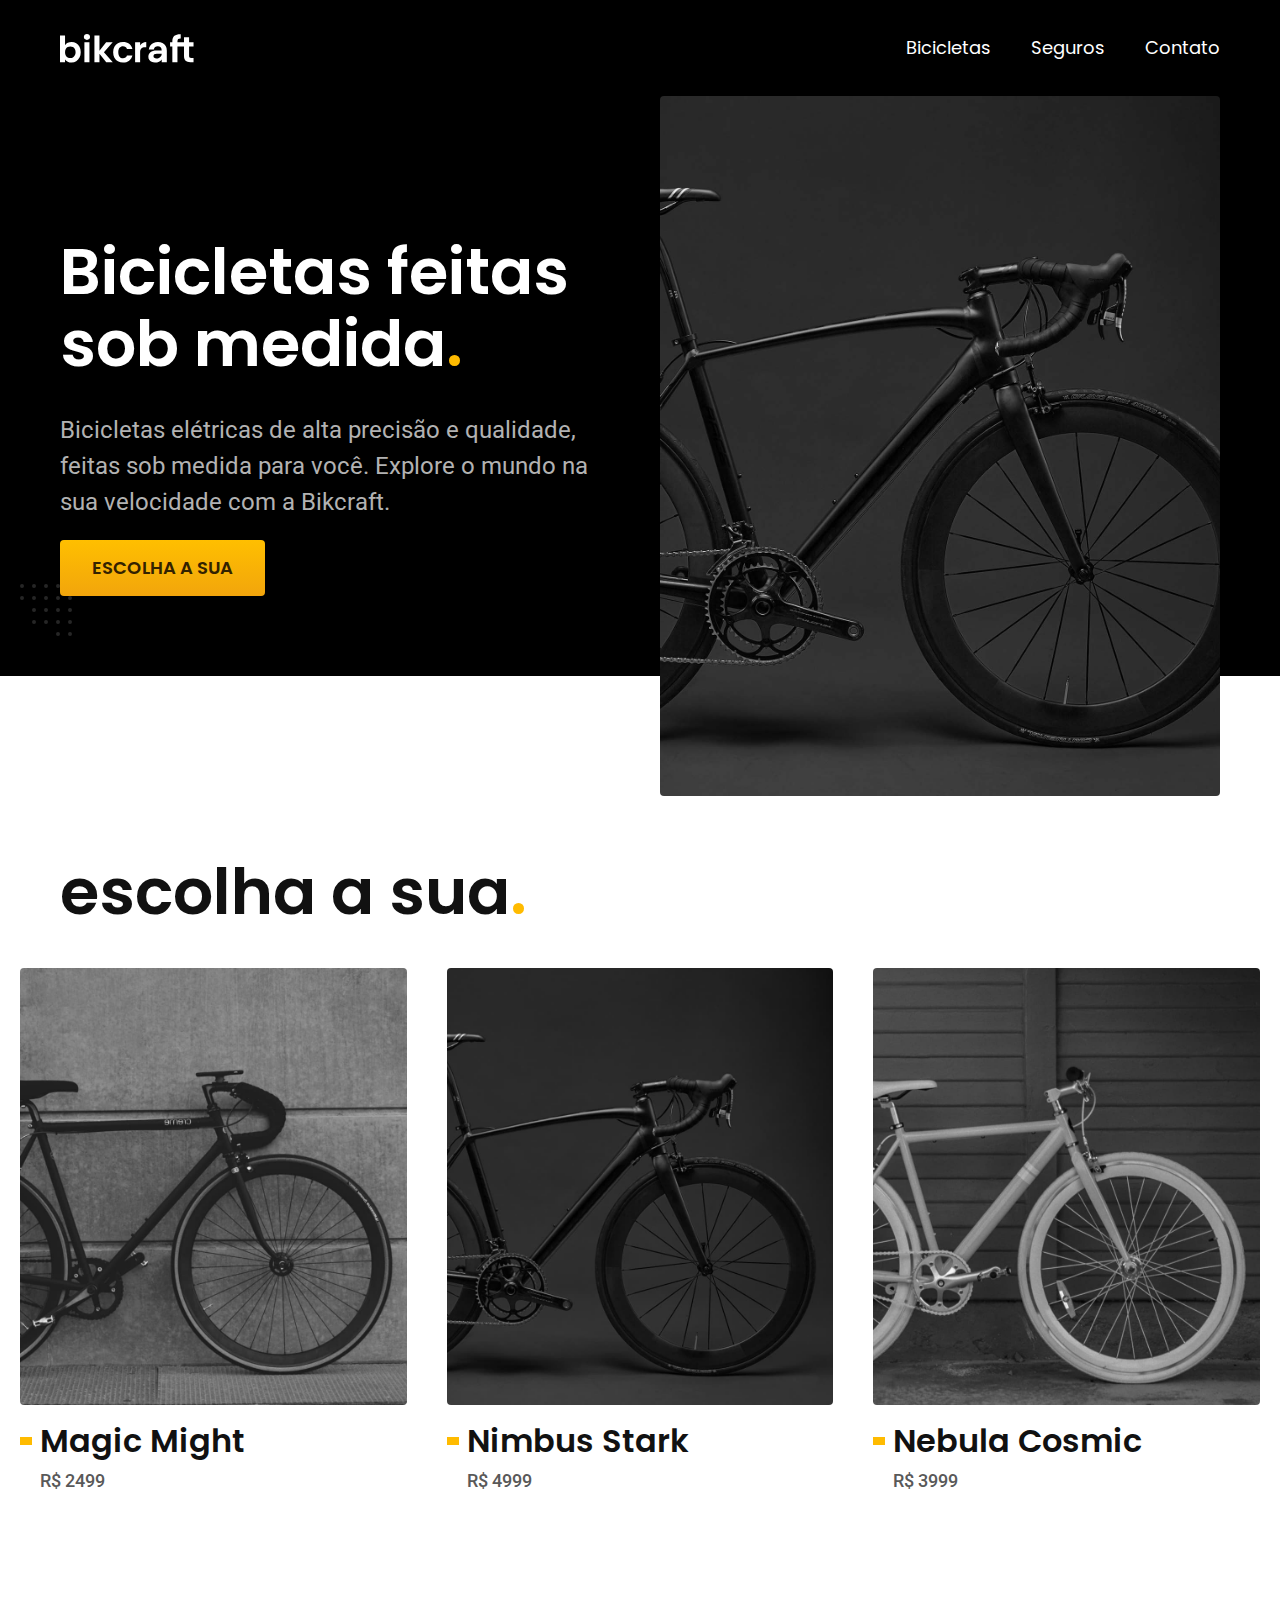
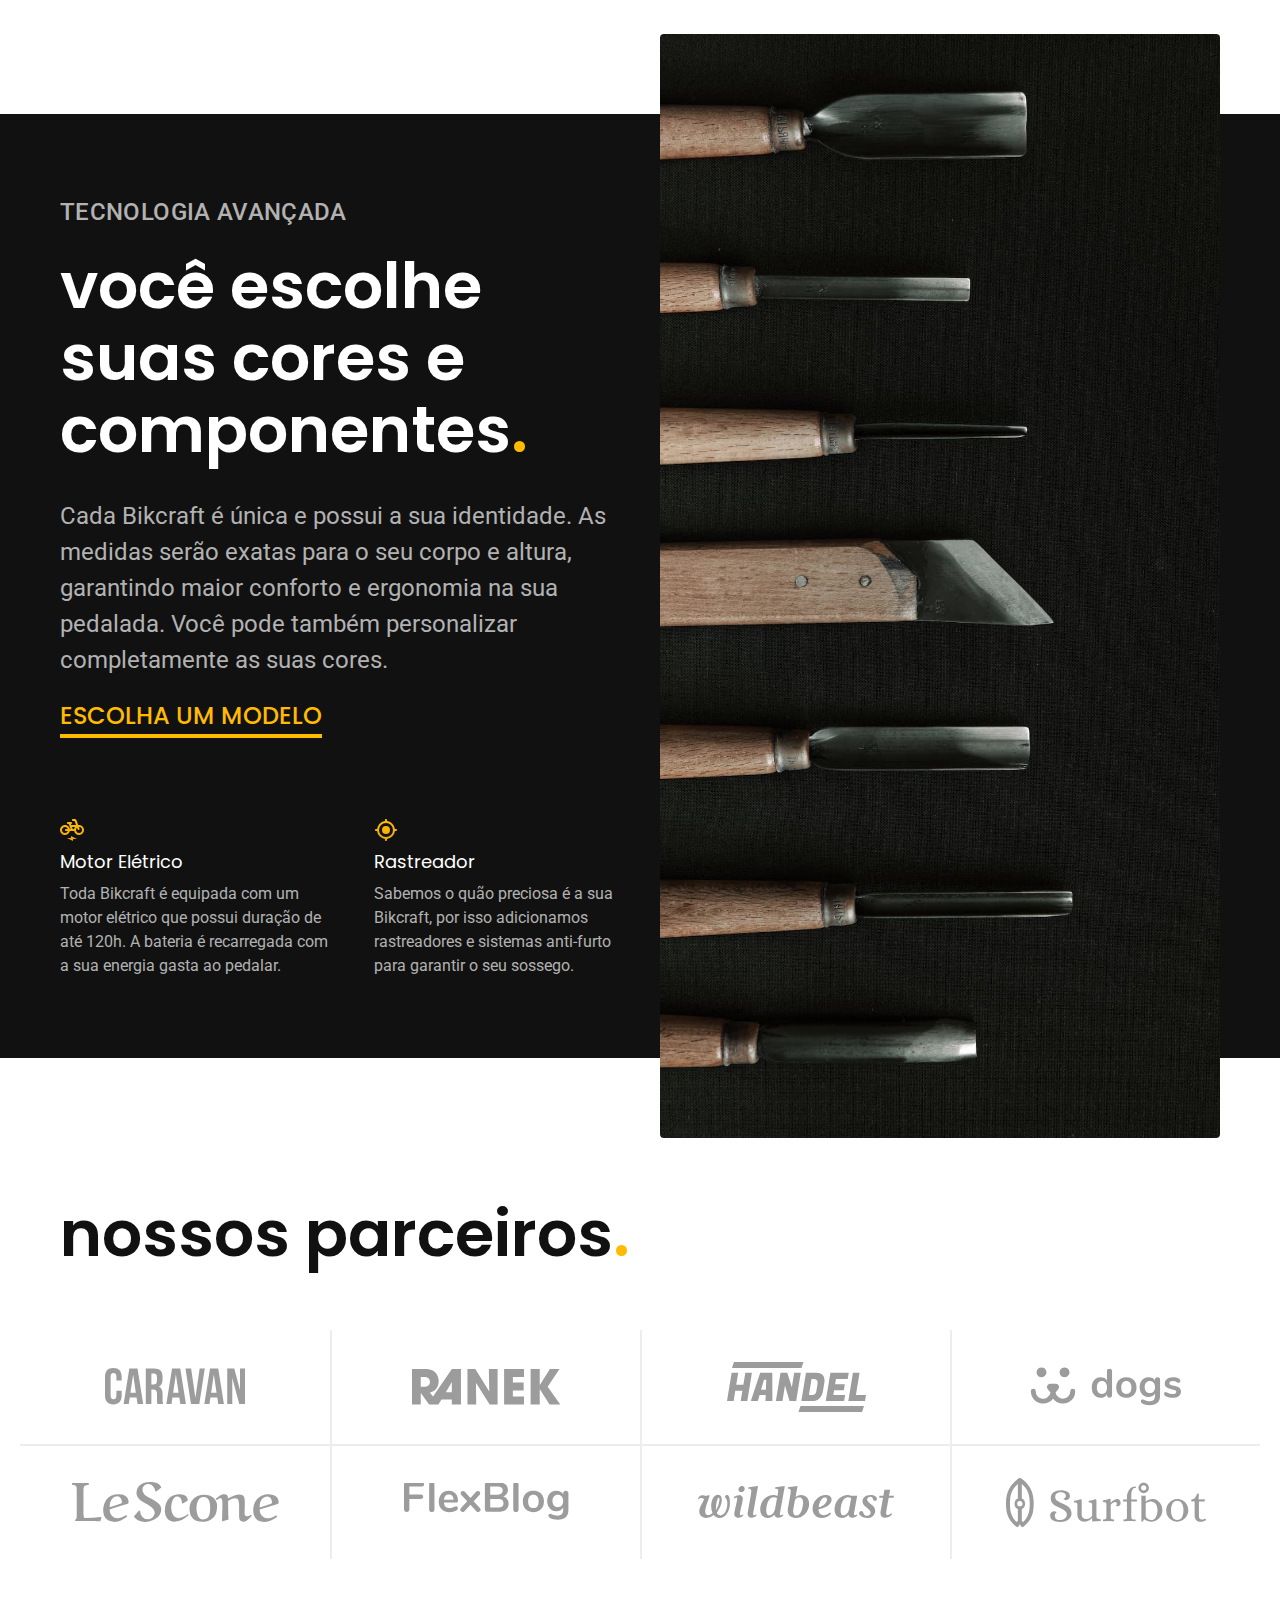
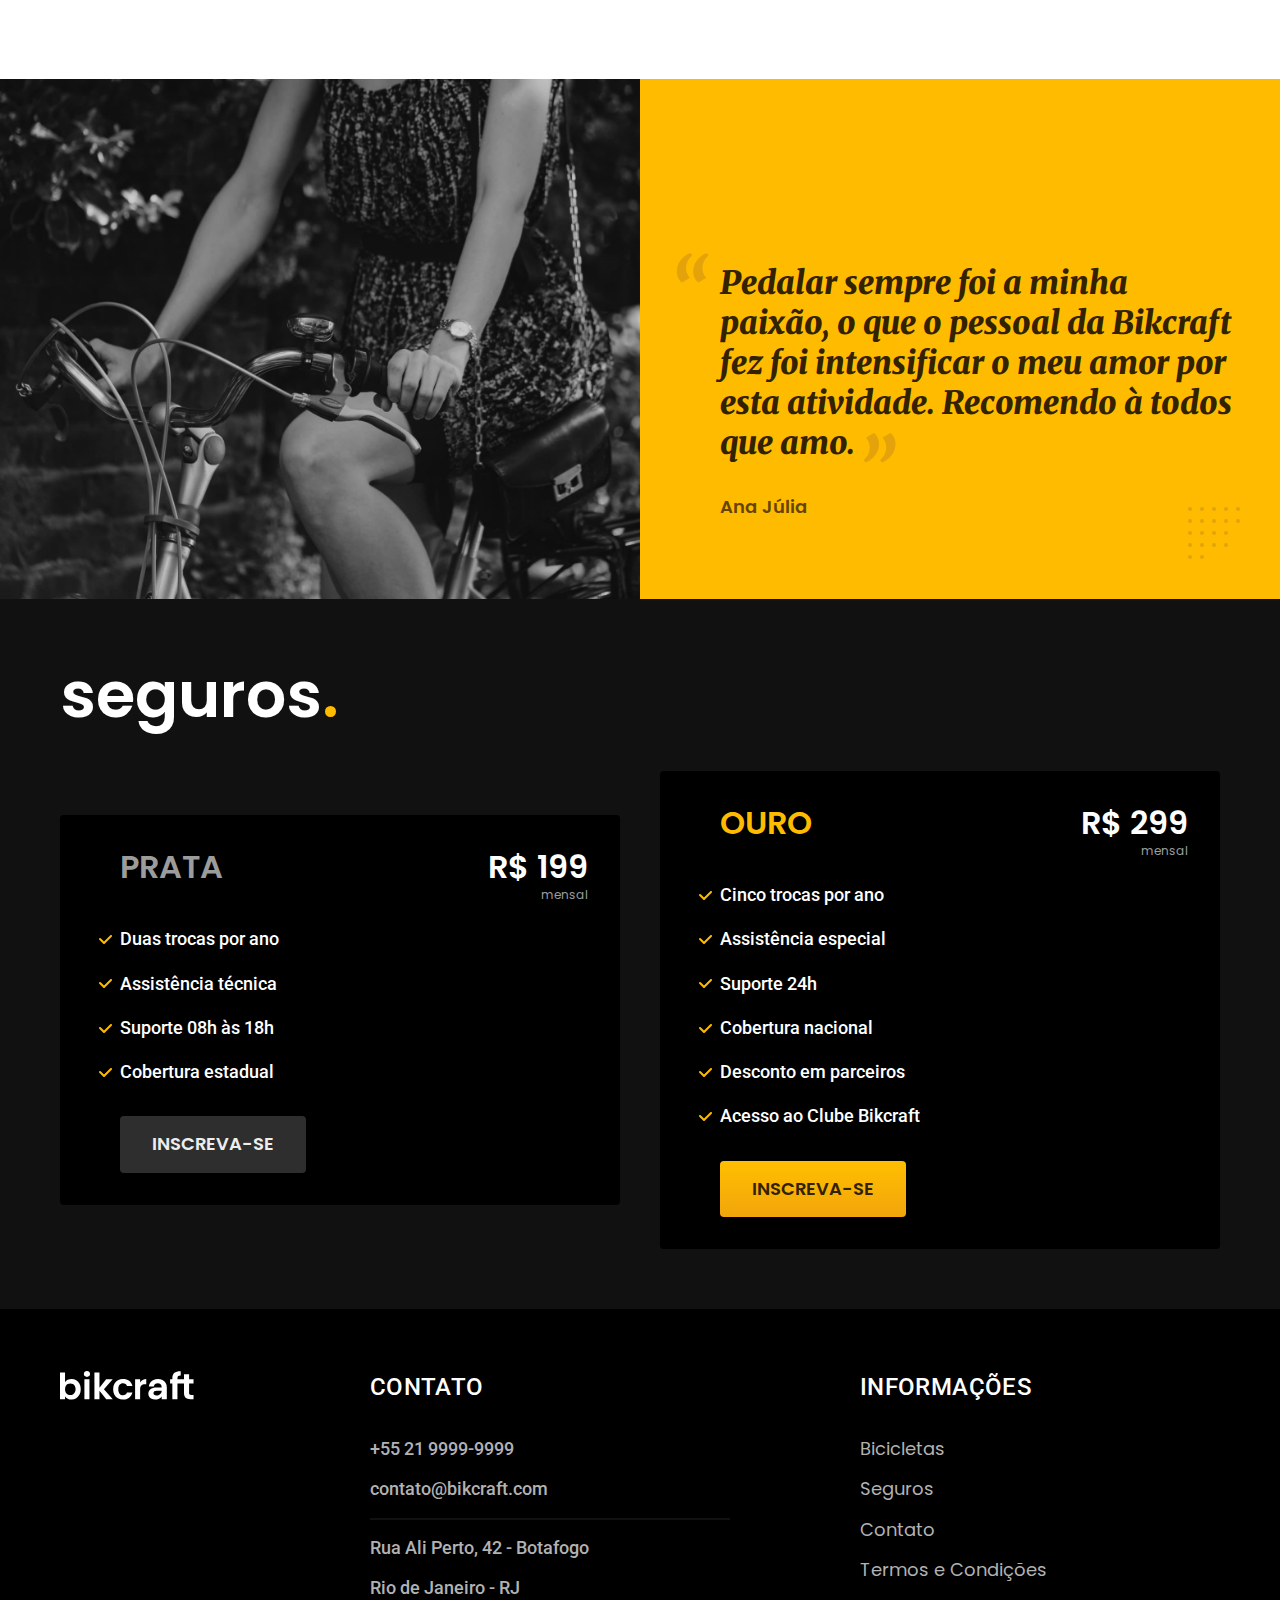
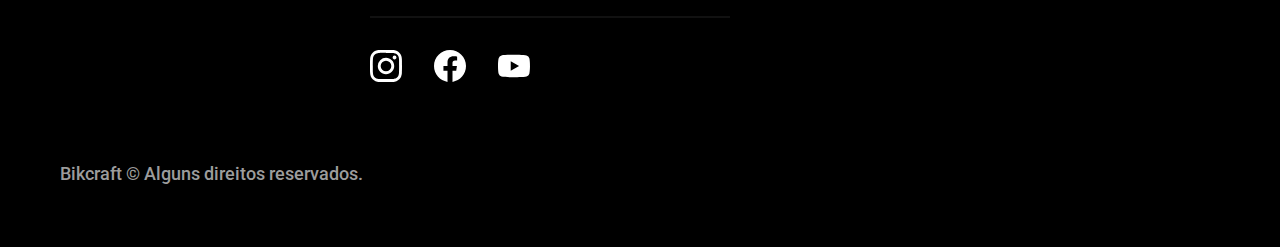
<file: index.html>
<!DOCTYPE html>
<html lang="pt-br">
  <head>
    <meta charset="UTF-8" />
    <meta name="viewport" content="width=device-width, initial-scale=1.0" />
    <link rel="shortcut icon" href="img/sustentavel.png" />

    <title>Bikcraft - Bicicletas Elétricas</title>
    <meta
      name="description"
      content="Bicicletas elétricas de alta precisão e qualidade,  feitas sob medida para o cliente. Explore o mundo na sua velocidade com a Bikcraft."
    />
    <link rel="preload" href="./css/style.min.css" as="style" />

    <link rel="stylesheet" href="./css/style.min.css" />
    <link rel="preconnect" href="https://fonts.googleapis.com" />
    <link rel="preconnect" href="https://fonts.gstatic.com" crossorigin />
    <link
      href="https://fonts.googleapis.com/css2?family=Merriweather:ital,wght@1,900&family=Poppins:wght@400;600&family=Roboto:wght@400;500&display=swap"
      rel="stylesheet"
    />

    <script>
      document.documentElement.classList.add("js");
    </script>
  </head>

  <body>
    <header class="header-bg">
      <div class="header container">
        <a href="./">
          <img
            src="./img/bikcraft.svg"
            width="136"
            height="32"
            alt="Bikcraft"
          />
        </a>

        <nav aria-label="primaria">
          <ul class="header-menu font-1-m cor-0">
            <li><a href="./bicicletas.html">Bicicletas</a></li>
            <li><a href="./seguros.html">Seguros</a></li>
            <li><a href="./contato.html">Contato</a></li>
          </ul>
        </nav>
      </div>
    </header>

    <main class="introducao-bg">
      <div class="introducao container">
        <div class="introducao-conteudo">
          <h1 class="font-1-xxl cor-0 fadeInDown" data-anime="200">
            Bicicletas feitas sob medida<span class="cor-p1">.</span>
          </h1>
          <p class="font-2-l cor-5 fadeInDown" data-anime="400">
            Bicicletas elétricas de alta precisão e qualidade, feitas sob medida
            para você. Explore o mundo na sua velocidade com a Bikcraft.
          </p>
          <a class="botao fadeInDown" data-anime="600" href="./bicicletas.html"
            >Escolha a sua</a
          >
        </div>
        <picture data-anime="800" class="fadeInDown">
          <source
            media="max-width: 800px"
            srcset="./img/bicicletas/nimbus.jpg" />
          <img
            src="./img/fotos/introducao.jpg"
            width="1280"
            height="1600"
            alt="Bicicleta elétrica preta."
        /></picture>
      </div>
    </main>

    <article class="bicicletas-lista">
      <h2 class="container font-1-xxl">
        escolha a sua<span class="cor-p1">.</span>
      </h2>

      <ul>
        <li>
          <a href="./bicicletas/magic.html">
            <img
              src="./img/bicicletas/magic-home.jpg"
              alt="Bicicleta preta"
              width="920"
              height="1040"
            />
            <h3 class="font-1-xl">Magic Might</h3>
            <span class="font-2-m cor-8">R$ 2499</span>
          </a>
        </li>
        <li>
          <a href="./bicicletas/nimbus.html">
            <img
              src="./img/bicicletas/nimbus-home.jpg"
              alt="Bicicleta preta"
              width="920"
              height="1040"
            />
            <h3 class="font-1-xl">Nimbus Stark</h3>
            <span class="font-2-m cor-8">R$ 4999</span>
          </a>
        </li>
        <li>
          <a href="./bicicletas/nebula.html">
            <img
              src="./img/bicicletas/nebula-home.jpg"
              alt="Bicicleta preta"
              width="920"
              height="1040"
            />
            <h3 class="font-1-xl">Nebula Cosmic</h3>
            <span class="font-2-m cor-8">R$ 3999</span>
          </a>
        </li>
      </ul>
    </article>

    <article class="tecnologia-bg">
      <div class="tecnologia container">
        <div class="tecnologia-conteudo">
          <span class="font-2-l-b cor-5">Tecnologia Avançada</span>
          <h2 class="font-1-xxl cor-0">
            você escolhe suas cores e componentes<span class="cor-p1">.</span>
          </h2>
          <p class="font-2-l cor-5">
            Cada Bikcraft é única e possui a sua identidade. As medidas serão
            exatas para o seu corpo e altura, garantindo maior conforto e
            ergonomia na sua pedalada. Você pode também personalizar
            completamente as suas cores.
          </p>
          <a class="link" href="./bicicletas.html">Escolha um modelo</a>
          <div class="tecnologia-vantagens">
            <div>
              <img
                src="./img/icones/eletrica.svg"
                width="24"
                height="24"
                alt=""
              />
              <h3 class="font-1-m cor-0">Motor Elétrico</h3>
              <p class="font-2-s cor-5">
                Toda Bikcraft é equipada com um motor elétrico que possui
                duração de até 120h. A bateria é recarregada com a sua energia
                gasta ao pedalar.
              </p>
            </div>
            <div>
              <img
                src="./img/icones/rastreador.svg"
                width="24"
                height="24"
                alt=""
              />
              <h3 class="font-1-m cor-0">Rastreador</h3>
              <p class="font-2-s cor-5">
                Sabemos o quão preciosa é a sua Bikcraft, por isso adicionamos
                rastreadores e sistemas anti-furto para garantir o seu sossego.
              </p>
            </div>
          </div>
        </div>
        <div class="tecnologia-imagem">
          <img
            src="./img/fotos/tecnologia.jpg"
            width="1200"
            height="1920"
            alt=""
          />
        </div>
      </div>
    </article>

    <section class="parceiros" aria-label="Nossos Parceiros">
      <h2 class="container font-1-xxl">
        nossos parceiros<span class="cor-p1">.</span>
      </h2>
      <ul>
        <li>
          <img
            src="./img/parceiros/caravan.svg"
            width="140"
            height="38"
            alt="caravan"
          />
        </li>
        <li>
          <img
            src="./img/parceiros/ranek.svg"
            width="149"
            height="36"
            alt="ranek"
          />
        </li>
        <li>
          <img
            src="./img/parceiros/handel.svg"
            width="139"
            height="50"
            alt="handel"
          />
        </li>
        <li>
          <img
            src="./img/parceiros/dogs.svg"
            width="152"
            height="39"
            alt="dogs"
          />
        </li>
        <li>
          <img
            src="./img/parceiros/lescone.svg"
            width="208"
            height="41"
            alt="lescone"
          />
        </li>
        <li>
          <img
            src="./img/parceiros/flexblog.svg"
            width="165"
            height="38"
            alt="flexblog"
          />
        </li>
        <li>
          <img
            src="./img/parceiros/wildbeast.svg"
            width="196"
            height="34"
            alt="wildbeast"
          />
        </li>
        <li>
          <img
            src="./img/parceiros/surfbot.svg"
            width="200"
            height="49"
            alt="surfbot"
          />
        </li>
      </ul>
    </section>
    <section class="depoimento" aria-label="Depoimento">
      <div>
        <img
          src="./img/fotos/depoimento.jpg"
          width="1560"
          height="1360"
          alt="Pessoa pedalando uma bicicleta Bikcraft"
        />
      </div>
      <div class="depoimento-conteudo">
        <blockquote class="font-1-xl cor-p5">
          <p>
            Pedalar sempre foi a minha paixão, o que o pessoal da Bikcraft fez
            foi intensificar o meu amor por esta atividade. Recomendo à todos
            que amo.
          </p>
        </blockquote>
        <span class="font-1-m-b cor-p4">Ana Júlia</span>
      </div>
    </section>

    <article class="seguros-bg">
      <div class="seguros container">
        <h2 class="font-1-xxl cor-0">seguros<span class="cor-p1">.</span></h2>
        <div class="seguros-item">
          <h3 class="font-1-xl cor-6">PRATA</h3>
          <span class="font-1-xl cor-0"
            >R$ 199 <span class="font-1-xs cor-6">mensal</span>
          </span>
          <ul class="font-2-m cor-0">
            <li>Duas trocas por ano</li>
            <li>Assistência técnica</li>
            <li>Suporte 08h às 18h</li>
            <li>Cobertura estadual</li>
          </ul>
          <a class="botao secundario" href="./orçamento.html">Inscreva-se</a>
        </div>

        <div class="seguros-item">
          <h3 class="font-1-xl cor-p1">OURO</h3>
          <span class="font-1-xl cor-0"
            >R$ 299 <span class="font-1-xs cor-6">mensal</span>
          </span>
          <ul class="font-2-m cor-0">
            <li>Cinco trocas por ano</li>
            <li>Assistência especial</li>
            <li>Suporte 24h</li>
            <li>Cobertura nacional</li>
            <li>Desconto em parceiros</li>
            <li>Acesso ao Clube Bikcraft</li>
          </ul>
          <a class="botao" href="./orçamento.html">Inscreva-se</a>
        </div>
      </div>
    </article>

    <footer class="footer-bg">
      <div class="footer container">
        <img src="./img/bikcraft.svg" width="136" height="32" alt="Bikcraft" />
        <div class="footer-contato">
          <h3 class="font-2-l-b cor-0">Contato</h3>
          <ul class="font-2-m cor-5">
            <li><a href="tel..+552199999999">+55 21 9999-9999</a></li>
            <li>
              <a href="mailto:contato@bikcraft.com">contato@bikcraft.com</a>
            </li>
            <li>Rua Ali Perto, 42 - Botafogo</li>
            <li>Rio de Janeiro - RJ</li>
          </ul>
          <div class="footer-redes">
            <a href="./">
              <img
                src="./img/redes/instagram.svg"
                width="32"
                height="32"
                alt="Instagram"
              />
            </a>
            <a href="./">
              <img
                src="./img/redes/facebook.svg"
                width="32"
                height="32"
                alt="Facebook"
              />
            </a>
            <a href="./">
              <img
                src="./img/redes/youtube.svg"
                width="32"
                height="32"
                alt="Youtube"
              />
            </a>
          </div>
        </div>
        <div class="footer-informacoes">
          <h3 class="font-2-l-b cor-0">Informações</h3>
          <nav>
            <ul class="font-1-m cor-5">
              <li><a href="./bicicletas.html">Bicicletas</a></li>
              <li><a href="./seguros.html">Seguros</a></li>
              <li><a href="./contato.html">Contato</a></li>
              <li><a href="./termos.html">Termos e Condições</a></li>
            </ul>
          </nav>
        </div>
        <p class="footer-copy font-2-m cor-6">
          Bikcraft © Alguns direitos reservados.
        </p>
      </div>
    </footer>

    <script src="./js/plugins/simple-anime.js"></script>
    <script src="./js/script.js"></script>
  </body>
</html>
</file>
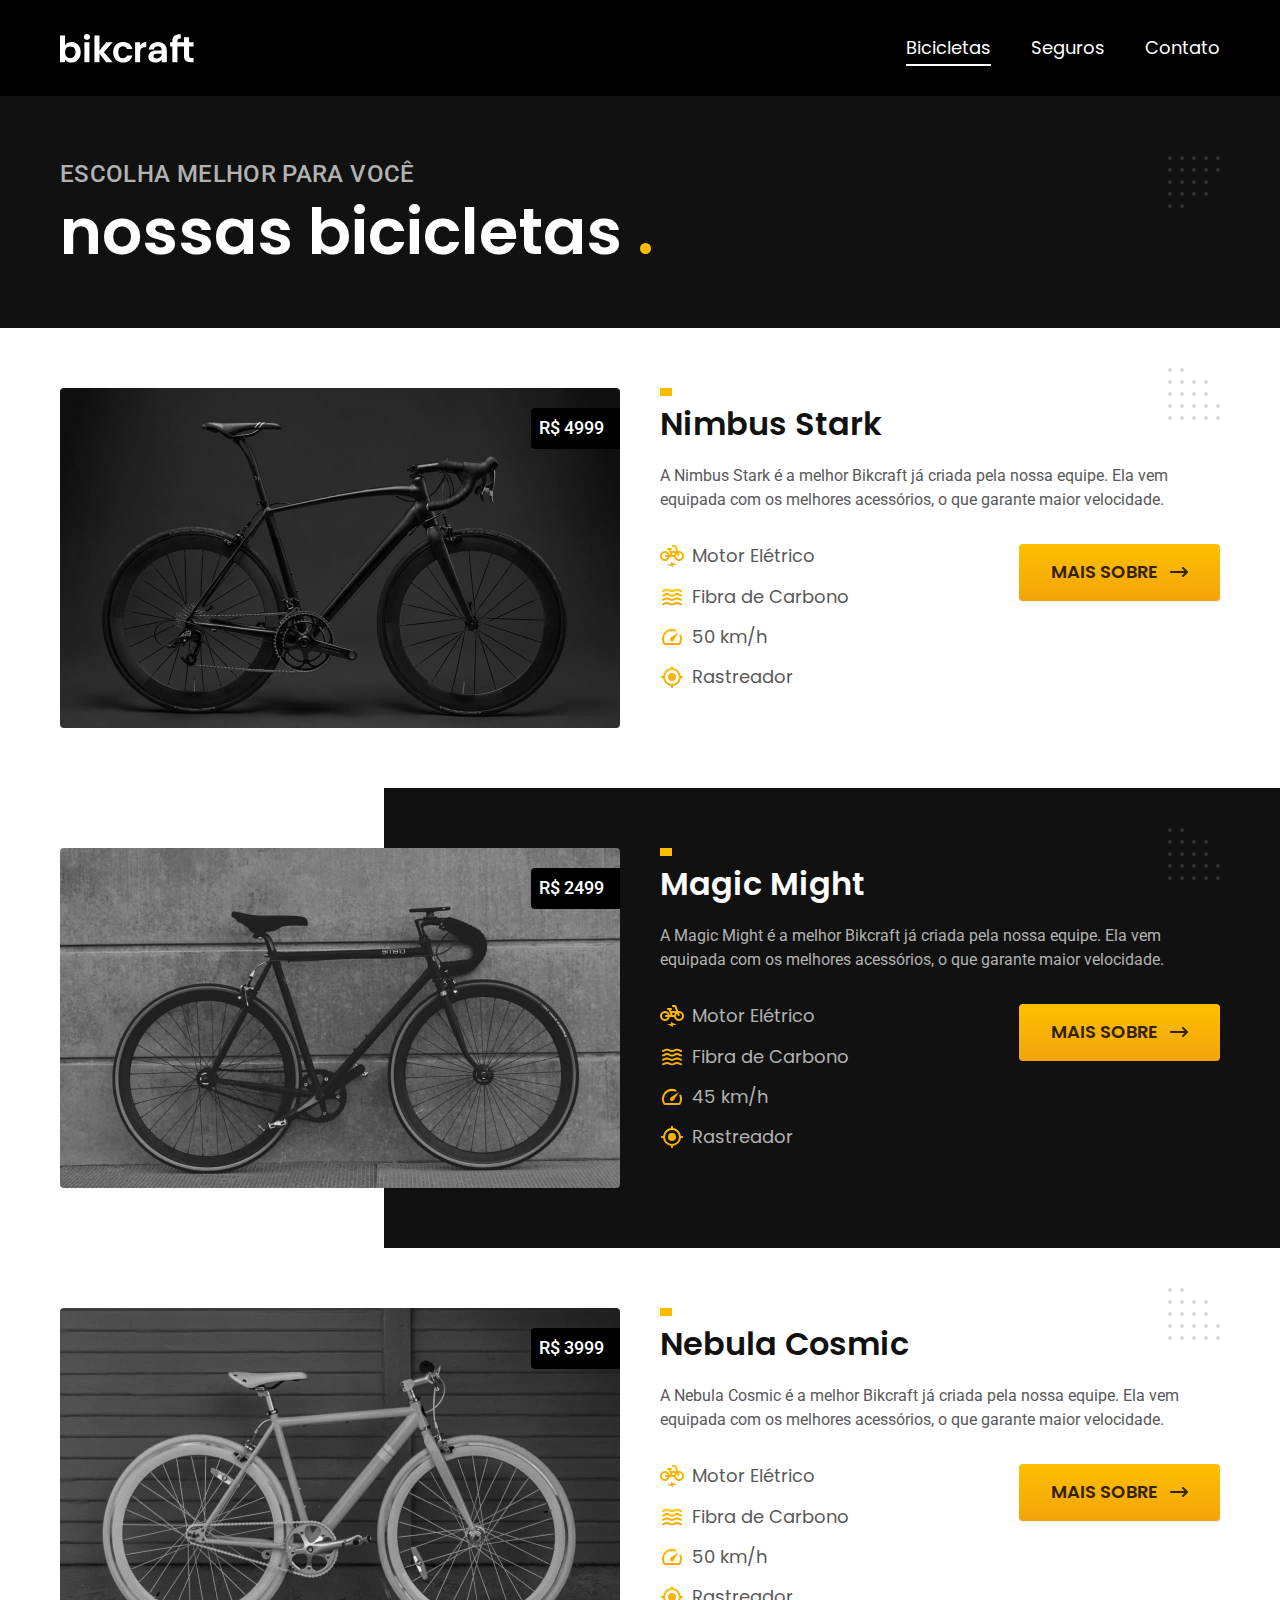
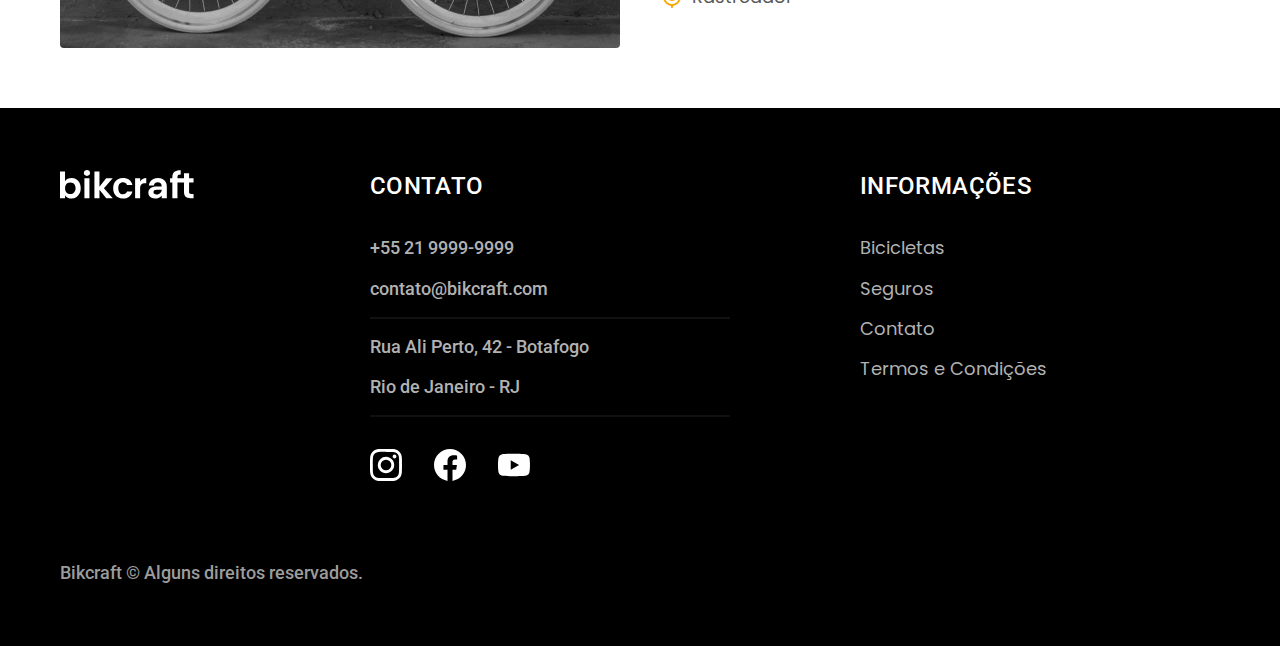
<file: bicicletas.html>
<!DOCTYPE html>
<html lang="pt-br">
  <head>
    <meta charset="UTF-8" />
    <meta name="viewport" content="width=device-width, initial-scale=1.0" />
    <link rel="shortcut icon" href="img/sustentavel.png" />

    <title>Bicicletas | Bikcraft</title>
    <meta name="description" content="Bicicletas" />

    <link rel="preload" href="./css/style.min.css" as="style" />
    <link rel="stylesheet" href="./css/style.min.css" />
    <link rel="preconnect" href="https://fonts.googleapis.com" />
    <link rel="preconnect" href="https://fonts.gstatic.com" crossorigin />
    <link
      href="https://fonts.googleapis.com/css2?family=Merriweather:ital,wght@1,900&family=Poppins:wght@400;600&family=Roboto:wght@400;500&display=swap"
      rel="stylesheet"
    />
    <script>
      document.documentElement.classList.add("js");
    </script>
  </head>

  <body id="bicicletas">
    <header class="header-bg">
      <div class="header container">
        <a href="./">
          <img
            src="./img/bikcraft.svg"
            width="136"
            height="32"
            alt="Bikcraft"
          />
        </a>

        <nav aria-label="primaria">
          <ul class="header-menu font-1-m cor-0">
            <li><a href="./bicicletas.html">Bicicletas</a></li>
            <li><a href="./seguros.html">Seguros</a></li>
            <li><a href="./contato.html">Contato</a></li>
          </ul>
        </nav>
      </div>
    </header>

    <main>
      <div class="titulo-bg">
        <div class="titulo container">
          <p class="font-2-l-b cor-5">Escolha melhor para você</p>
          <h1 class="font-1-xxl cor-0">
            nossas bicicletas <span class="cor-p1">.</span>
          </h1>
        </div>
      </div>

      <div class="bicicletas container">
        <div class="bicicletas-imagem">
          <img
            src="./img/bicicletas/nimbus.jpg"
            width="1120"
            height="680"
            alt="Bicicleta preta"
          />
          <span class="font-2-m cor-0">R$ 4999 </span>
        </div>
        <div class="bicicletas-conteudo">
          <h2 class="font-1-xl">Nimbus Stark</h2>
          <p class="font-2-s cor-8">
            A Nimbus Stark é a melhor Bikcraft já criada pela nossa equipe. Ela
            vem equipada com os melhores acessórios, o que garante maior
            velocidade.
          </p>
          <ul class="font-1-m cor-8">
            <li>
              <img
                src="./img/icones/eletrica.svg"
                width="24"
                height="24"
                alt=""
              />
              Motor Elétrico
            </li>
            <li>
              <img
                src="./img/icones/carbono.svg"
                width="24"
                height="24"
                alt=""
              />
              Fibra de Carbono
            </li>
            <li>
              <img
                src="./img/icones/velocidade.svg"
                width="24"
                height="24"
                alt=""
              />
              50 km/h
            </li>
            <li>
              <img
                src="./img/icones/rastreador.svg"
                width="24"
                height="24"
                alt=""
              />
              Rastreador
            </li>
          </ul>
          <a class="botao seta" href="./bicicletas/nimbus.html">Mais Sobre</a>
        </div>
      </div>

      <div class="bicicletas-bg">
        <div class="bicicletas container">
          <div class="bicicletas-imagem">
            <img
              src="./img/bicicletas/magic.jpg"
              width="1120"
              height="680"
              alt="Bicicleta preta"
            />
            <span class="font-2-m cor-0">R$ 2499</span>
          </div>
          <div class="bicicletas-conteudo">
            <h2 class="font-1-xl cor-0">Magic Might</h2>
            <p class="font-2-s cor-5">
              A Magic Might é a melhor Bikcraft já criada pela nossa equipe. Ela
              vem equipada com os melhores acessórios, o que garante maior
              velocidade.
            </p>
            <ul class="font-1-m cor-5">
              <li>
                <img
                  src="./img/icones/eletrica.svg"
                  width="24"
                  height="24"
                  alt=""
                />
                Motor Elétrico
              </li>
              <li>
                <img
                  src="./img/icones/carbono.svg"
                  width="24"
                  height="24"
                  alt=""
                />
                Fibra de Carbono
              </li>
              <li>
                <img
                  src="./img/icones/velocidade.svg"
                  width="24"
                  height="24"
                  alt=""
                />
                45 km/h
              </li>
              <li>
                <img
                  src="./img/icones/rastreador.svg"
                  width="24"
                  height="24"
                  alt=""
                />
                Rastreador
              </li>
            </ul>
            <a class="botao seta" href="./bicicletas/magic.html">Mais Sobre</a>
          </div>
        </div>
      </div>

      <div class="bicicletas container">
        <div class="bicicletas-imagem">
          <img
            src="./img/bicicletas/nebula.jpg"
            width="1120"
            height="680"
            alt="Bicicleta preta"
          />
          <span class="font-2-m cor-0">R$ 3999</span>
        </div>
        <div class="bicicletas-conteudo">
          <h2 class="font-1-xl">Nebula Cosmic</h2>
          <p class="font-2-s cor-8">
            A Nebula Cosmic é a melhor Bikcraft já criada pela nossa equipe. Ela
            vem equipada com os melhores acessórios, o que garante maior
            velocidade.
          </p>
          <ul class="font-1-m cor-8">
            <li>
              <img
                src="./img/icones/eletrica.svg"
                width="24"
                height="24"
                alt=""
              />
              Motor Elétrico
            </li>
            <li>
              <img
                src="./img/icones/carbono.svg"
                width="24"
                height="24"
                alt=""
              />
              Fibra de Carbono
            </li>
            <li>
              <img
                src="./img/icones/velocidade.svg"
                width="24"
                height="24"
                alt=""
              />
              50 km/h
            </li>
            <li>
              <img
                src="./img/icones/rastreador.svg"
                width="24"
                height="24"
                alt=""
              />
              Rastreador
            </li>
          </ul>
          <a class="botao seta" href="./bicicletas/nebula.html">Mais Sobre</a>
        </div>
      </div>
    </main>

    <footer class="footer-bg">
      <div class="footer container">
        <img src="./img/bikcraft.svg" width="136" height="32" alt="Bikcraft" />
        <div class="footer-contato">
          <h3 class="font-2-l-b cor-0">Contato</h3>
          <ul class="font-2-m cor-5">
            <li><a href="tel..+552199999999">+55 21 9999-9999</a></li>
            <li>
              <a href="mailto:contato@bikcraft.com">contato@bikcraft.com</a>
            </li>
            <li>Rua Ali Perto, 42 - Botafogo</li>
            <li>Rio de Janeiro - RJ</li>
          </ul>
          <div class="footer-redes">
            <a href="./">
              <img
                src="./img/redes/instagram.svg"
                width="32"
                height="32"
                alt="Instagram"
              />
            </a>
            <a href="./">
              <img
                src="./img/redes/facebook.svg"
                width="32"
                height="32"
                alt="Facebook"
              />
            </a>
            <a href="./">
              <img
                src="./img/redes/youtube.svg"
                width="32"
                height="32"
                alt="Youtube"
              />
            </a>
          </div>
        </div>
        <div class="footer-informacoes">
          <h3 class="font-2-l-b cor-0">Informações</h3>
          <nav>
            <ul class="font-1-m cor-5">
              <li><a href="./bicicletas.html">Bicicletas</a></li>
              <li><a href="./seguros.html">Seguros</a></li>
              <li><a href="./contato.html">Contato</a></li>
              <li><a href="./termos.html">Termos e Condições</a></li>
            </ul>
          </nav>
        </div>
        <p class="footer-copy font-2-m cor-6">
          Bikcraft © Alguns direitos reservados.
        </p>
      </div>
    </footer>
    <script src="./js/script.js"></script>
  </body>
</html>
</file>
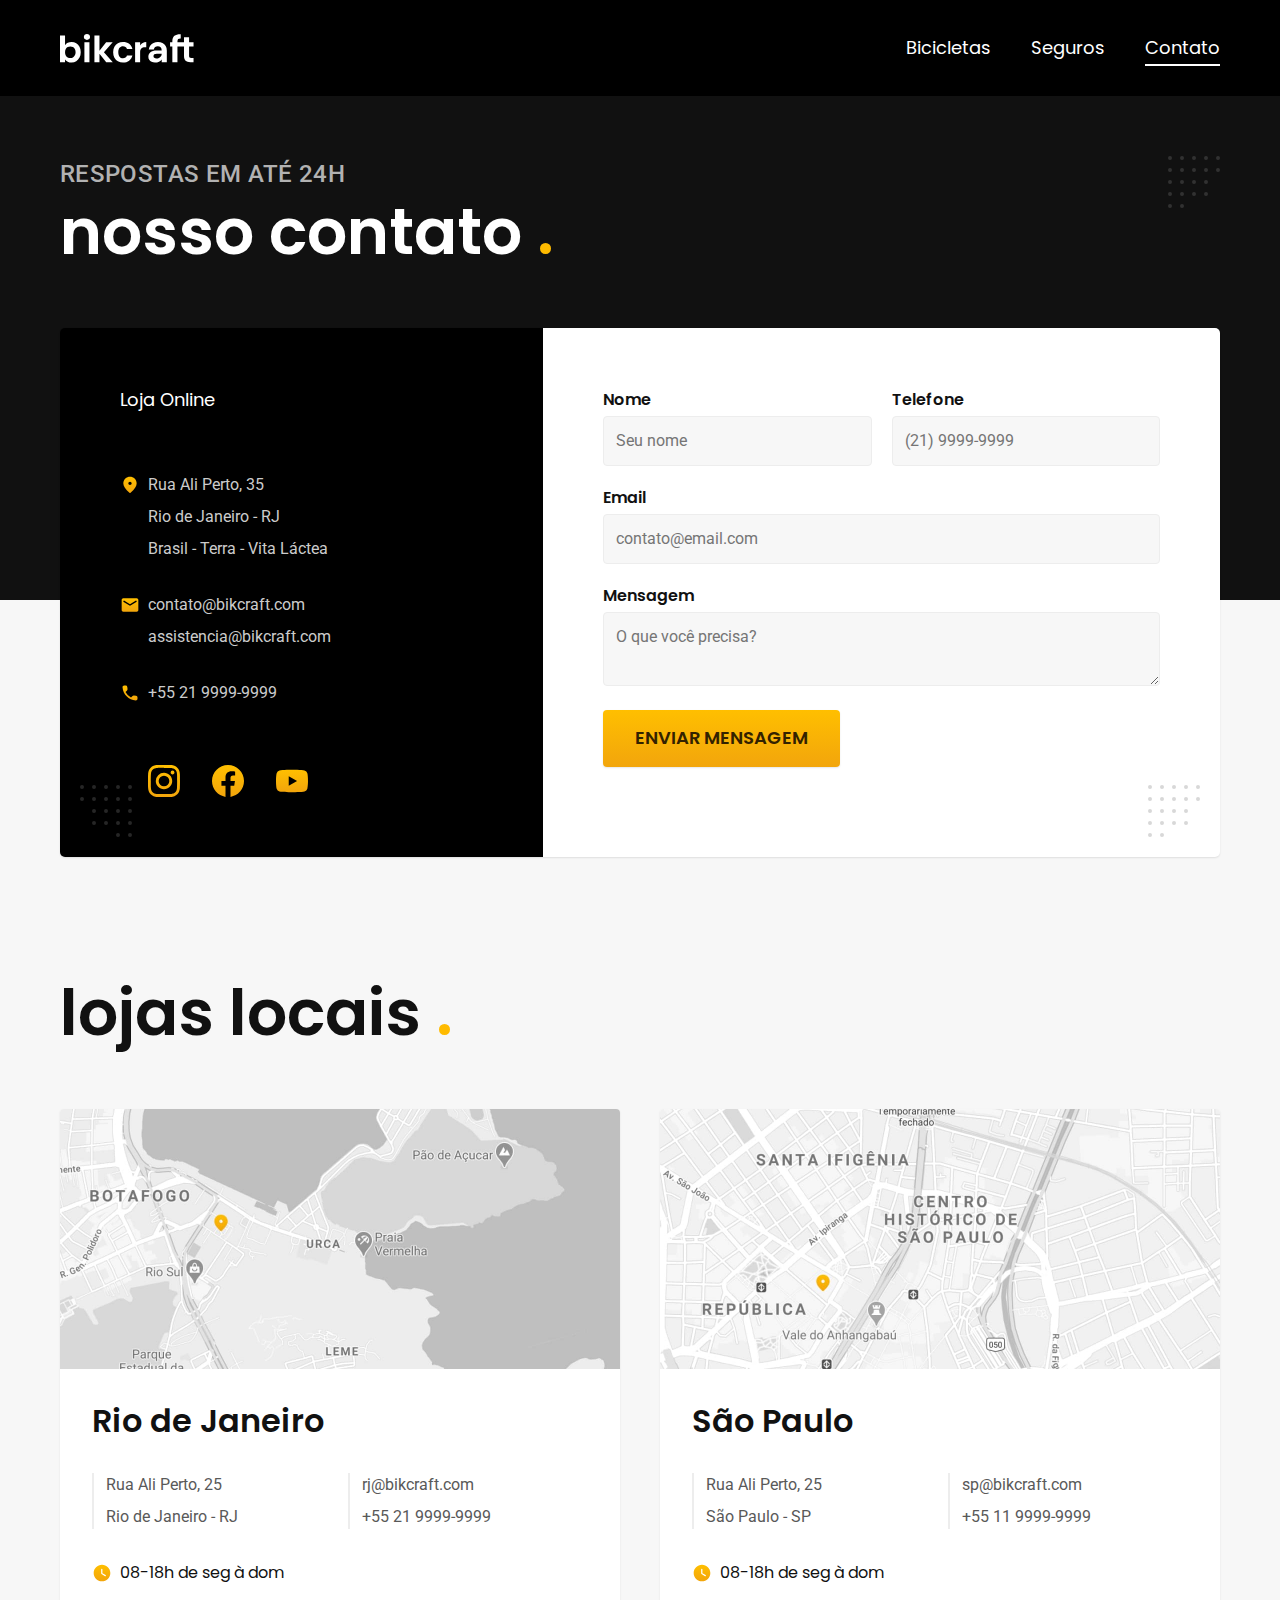
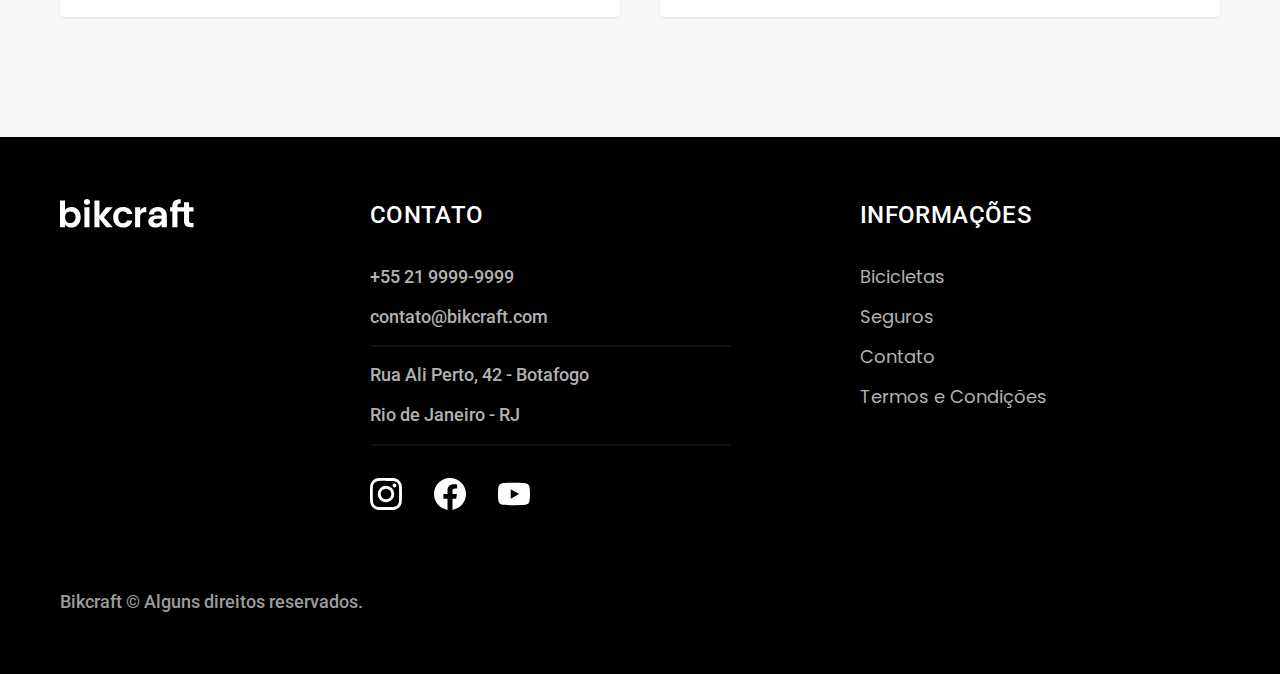
<file: contato.html>
<!DOCTYPE html>
<html lang="pt-br">
  <head>
    <meta charset="UTF-8" />
    <meta name="viewport" content="width=device-width, initial-scale=1.0" />
    <link rel="shortcut icon" href="img/sustentavel.png" />

    <title>Contato | Bikcraft</title>
    <meta name="description" content="Contato." />

    <link rel="preload" href="./css/style.min.css" as="style" />
    <link rel="stylesheet" href="./css/style.min.css" />
    <link rel="preconnect" href="https://fonts.googleapis.com" />
    <link rel="preconnect" href="https://fonts.gstatic.com" crossorigin />
    <link
      href="https://fonts.googleapis.com/css2?family=Merriweather:ital,wght@1,900&family=Poppins:wght@400;600&family=Roboto:wght@400;500&display=swap"
      rel="stylesheet"
    />
    <script>
      document.documentElement.classList.add("js");
    </script>
  </head>

  <body id="contato">
    <header class="header-bg">
      <div class="header container">
        <a href="./">
          <img src="./img/bikcraft.svg" alt="Bikcraft" />
        </a>

        <nav aria-label="primaria">
          <ul class="header-menu font-1-m cor-0">
            <li><a href="./bicicletas.html">Bicicletas</a></li>
            <li><a href="./seguros.html">Seguros</a></li>
            <li><a href="./contato.html">Contato</a></li>
          </ul>
        </nav>
      </div>
    </header>

    <main>
      <div class="titulo-bg">
        <div class="titulo container">
          <p class="font-2-l-b cor-5">RESPOSTAS EM ATÉ 24H</p>
          <h1 class="font-1-xxl cor-0">
            nosso contato <span class="cor-p1">.</span>
          </h1>
        </div>
      </div>

      <div class="contato container">
        <section class="contato-dados" aria-label="Endereço">
          <h2 class="font-1-m cor-0">Loja Online</h2>
          <div class="contato-endereco font-2-s cor-4">
            <p>Rua Ali Perto, 35</p>
            <p>Rio de Janeiro - RJ</p>
            <p>Brasil - Terra - Vita Láctea</p>
          </div>
          <address class="contato-meios font-2-s cor-4">
            <a href="mailto:contato@bikcraft.com">contato@bikcraft.com</a>
            <a href="mailto:assistencia@bikcraft.com"
              >assistencia@bikcraft.com</a
            >
            <a href="tel..+552199999999">+55 21 9999-9999</a>
          </address>
          <div class="contato-redes">
            <a href="./">
              <img src="./img/redes/instagram-p.svg" alt="Instagram" />
            </a>
            <a href="./">
              <img src="./img/redes/facebook-p.svg" alt="Facebook" />
            </a>
            <a href="./">
              <img src="./img/redes/youtube-p.svg" alt="Youtube" />
            </a>
          </div>
        </section>
        <section class="contato-formulario" aria-label="Formulário">
          <form class="form" action="./contato.html">
            <div>
              <label for="nome">Nome</label>
              <input type="text" id="nome" name="nome" placeholder="Seu nome" />
            </div>
            <div>
              <label for="telefone">Telefone</label>
              <input
                type="text"
                id="telefone"
                name="telefone"
                placeholder="(21) 9999-9999"
              />
            </div>
            <div class="col-2">
              <label for="email">Email</label>
              <input
                type="email"
                id="email"
                name="email"
                placeholder="contato@email.com"
              />
            </div>
            <div class="col-2">
              <label for="mensagem">Mensagem</label>
              <textarea
                type="mensagem"
                id="mensagem"
                name="mensagem"
                placeholder="O que você precisa?"
              ></textarea>
            </div>
            <button class="botao col-2">Enviar Mensagem</button>
          </form>
        </section>
      </div>
    </main>

    <article class="lojas container">
      <h2 class="font-1-xxl">lojas locais <span class="cor-p1">.</span></h2>
      <div class="lojas-item">
        <img
          src="./img/lojas/rj.jpg"
          alt="mapa marcando o endereço em Rua Ali Perto, 25 - Rio de Janeiro - RJ"
        />
        <div class="lojas-conteudo">
          <h3 class="font-1-xl">Rio de Janeiro</h3>
          <div class="lojas-dados font-2-s cor-8">
            <p>Rua Ali Perto, 25</p>
            <p>Rio de Janeiro - RJ</p>
          </div>
          <div class="lojas-dados font-2-s cor-8">
            <a href="mailto:rj@bikcraft.com">rj@bikcraft.com</a>
            <a href="tel..+552199999999">+55 21 9999-9999</a>
          </div>
          <p class="lojas-tempo font-1-s">
            <img src="./img/icones/horario.svg" alt="" /> 08-18h de seg à dom
          </p>
        </div>
      </div>

      <div class="lojas-item">
        <img
          src="./img/lojas/sp.jpg"
          alt="mapa marcando o endereço em Rua Ali Perto, 25 - São Paulo - SP"
        />
        <div class="lojas-conteudo">
          <h3 class="font-1-xl">São Paulo</h3>
          <div class="lojas-dados font-2-s cor-8">
            <p>Rua Ali Perto, 25</p>
            <p>São Paulo - SP</p>
          </div>
          <div class="lojas-dados font-2-s cor-8">
            <a href="mailto:sp@bikcraft.com">sp@bikcraft.com</a>
            <a href="tel..+551199999999">+55 11 9999-9999</a>
          </div>
          <p class="lojas-tempo font-1-s">
            <img src="./img/icones/horario.svg" alt="" /> 08-18h de seg à dom
          </p>
        </div>
      </div>
    </article>

    <footer class="footer-bg">
      <div class="footer container">
        <img src="./img/bikcraft.svg" alt="Bikcraft" />
        <div class="footer-contato">
          <h3 class="font-2-l-b cor-0">Contato</h3>
          <ul class="font-2-m cor-5">
            <li><a href="tel..+552199999999">+55 21 9999-9999</a></li>
            <li>
              <a href="mailto:contato@bikcraft.com">contato@bikcraft.com</a>
            </li>
            <li>Rua Ali Perto, 42 - Botafogo</li>
            <li>Rio de Janeiro - RJ</li>
          </ul>
          <div class="footer-redes">
            <a href="./">
              <img src="./img/redes/instagram.svg" alt="Instagram" />
            </a>
            <a href="./">
              <img src="./img/redes/facebook.svg" alt="Facebook" />
            </a>
            <a href="./">
              <img src="./img/redes/youtube.svg" alt="Youtube" />
            </a>
          </div>
        </div>
        <div class="footer-informacoes">
          <h3 class="font-2-l-b cor-0">Informações</h3>
          <nav>
            <ul class="font-1-m cor-5">
              <li><a href="./bicicletas.html">Bicicletas</a></li>
              <li><a href="./seguros.html">Seguros</a></li>
              <li><a href="./contato.html">Contato</a></li>
              <li><a href="./termos.html">Termos e Condições</a></li>
            </ul>
          </nav>
        </div>
        <p class="footer-copy font-2-m cor-6">
          Bikcraft © Alguns direitos reservados.
        </p>
      </div>
    </footer>
    <script src="./js/script.js"></script>
  </body>
</html>
</file>
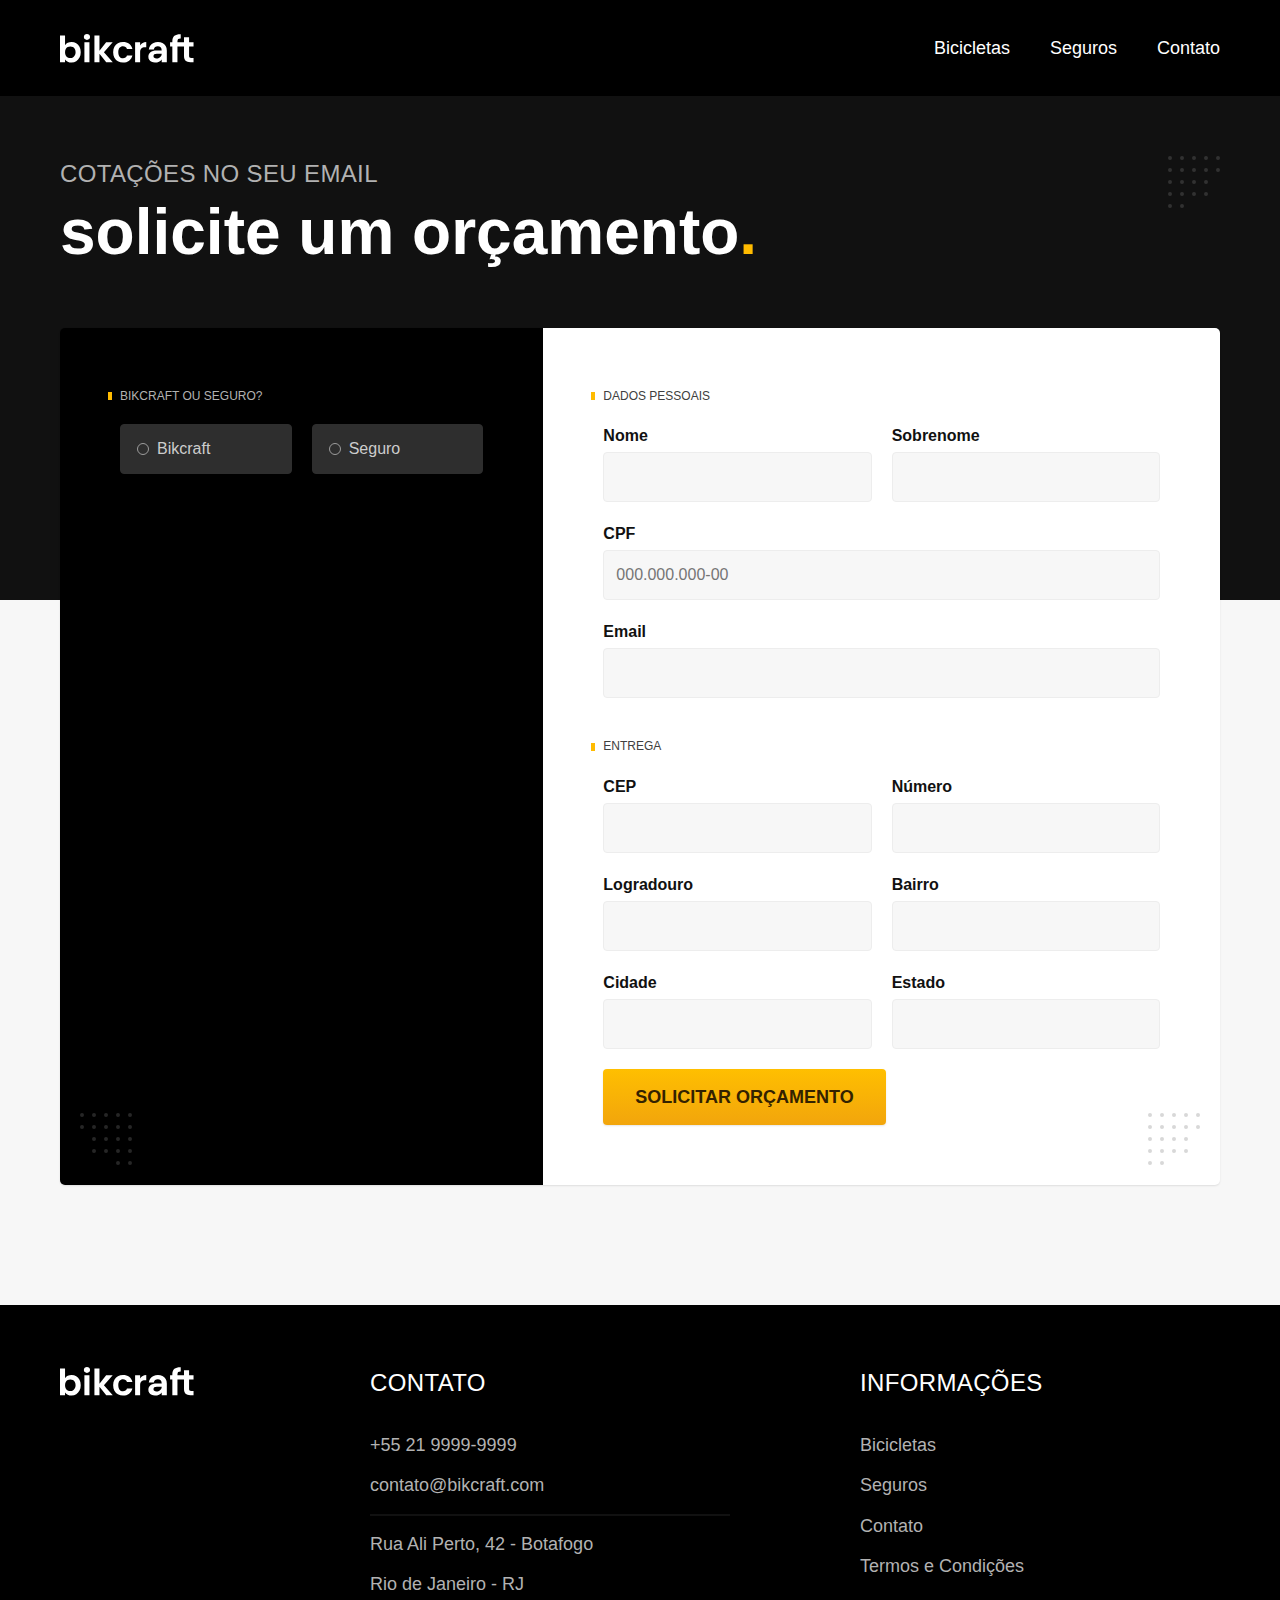
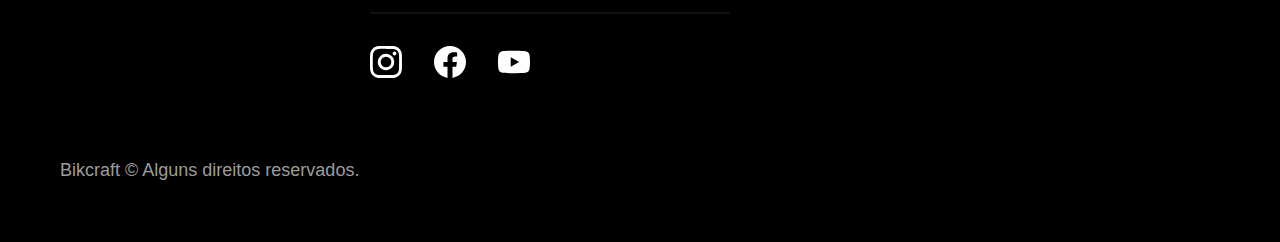
<file: orcamento.html>
<!DOCTYPE html>
<html lang="pt-br">
  <head>
    <meta charset="UTF-8" />
    <meta name="viewport" content="width=device-width, initial-scale=1.0" />
    <link rel="shortcut icon" href="img/sustentavel.png" />

    <title>Orçamento | Bikcraft</title>
    <meta name="description" content="Orçamento." />

    <link rel="preload" href="./css/style.min.css" as="style" />
    <link rel="stylesheet" href="./css/style.min.css" />
    <script>
      document.documentElement.classList.add("js");
    </script>
  </head>

  <body id="orcamento">
    <header class="header-bg">
      <div class="header container">
        <a href="./">
          <img src="./img/bikcraft.svg" alt="Bikcraft" />
        </a>

        <nav aria-label="primaria">
          <ul class="header-menu font-1-m cor-0">
            <li><a href="./bicicletas.html">Bicicletas</a></li>
            <li><a href="./seguros.html">Seguros</a></li>
            <li><a href="./contato.html">Contato</a></li>
          </ul>
        </nav>
      </div>
    </header>

    <main>
      <div class="titulo-bg">
        <div class="titulo container">
          <p class="font-2-l-b cor-5">Cotações no seu email</p>
          <h1 class="font-1-xxl cor-0">
            solicite um orçamento<span class="cor-p1">.</span>
          </h1>
        </div>
      </div>

      <form class="orcamento container" action="./orcamento.html">
        <div class="orcamento-produto">
          <h2 class="font-1-xs cor-5">Bikcraft ou Seguro?</h2>

          <input type="radio" name="tipo" value="bikcraft" id="bikcraft" />
          <label for="bikcraft">Bikcraft</label>

          <input type="radio" name="tipo" value="seguro" id="seguro" />
          <label for="seguro">Seguro</label>

          <div class="orcamento-conteudo" id="orcamento-bikcraft">
            <h2 class="font-1-xs cor-5">Escolha a sua</h2>

            <input type="radio" name="produto" value="nimbus" id="nimbus" />
            <label for="nimbus">Nimbus Stark <span>R$ 4999</span></label>
            <div class="orcamento-detalhes">
              <ul class="font-1-xs cor-8">
                <li>
                  <img src="./img/icones/eletrica.svg" alt="" /> Motor Elétrico
                </li>
                <li>
                  <img src="./img/icones/carbono.svg" alt="" /> Fibra de Carbono
                </li>
                <li>
                  <img src="./img/icones/velocidade.svg" alt="" /> 50 km/h
                </li>
                <li>
                  <img src="./img/icones/rastreador.svg" alt="" /> Rastreador
                </li>
              </ul>
              <img src="./img/bicicletas/nimbus.jpg" alt="Bicicleta preta" />
            </div>

            <input type="radio" name="produto" value="magic" id="magic" />
            <label for="magic">Magic Might <span>R$ 2499</span></label>
            <div class="orcamento-detalhes">
              <ul class="font-1-xs cor-8">
                <li>
                  <img src="./img/icones/eletrica.svg" alt="" /> Motor Elétrico
                </li>
                <li>
                  <img src="./img/icones/carbono.svg" alt="" /> Fibra de Carbono
                </li>
                <li>
                  <img src="./img/icones/velocidade.svg" alt="" /> 45 km/h
                </li>
                <li>
                  <img src="./img/icones/rastreador.svg" alt="" /> Rastreador
                </li>
              </ul>
              <img src="./img/bicicletas/magic.jpg" alt="Bicicleta preta" />
            </div>

            <input type="radio" name="produto" value="nebula" id="nebula" />
            <label for="nebula">Nebula Cosmic <span>R$ 3999</span></label>
            <div class="orcamento-detalhes">
              <ul class="font-1-xs cor-8">
                <li>
                  <img src="./img/icones/eletrica.svg" alt="" /> Motor Elétrico
                </li>
                <li>
                  <img src="./img/icones/carbono.svg" alt="" /> Fibra de Carbono
                </li>
                <li>
                  <img src="./img/icones/velocidade.svg" alt="" /> 40 km/h
                </li>
                <li>
                  <img src="./img/icones/rastreador.svg" alt="" /> Rastreador
                </li>
              </ul>
              <img src="./img/bicicletas/nebula.jpg" alt="Bicicleta branca" />
            </div>
          </div>

          <div class="orcamento-conteudo" id="orcamento-seguro">
            <h2 class="font-1-xs cor-5">Escolha o plano</h2>

            <input type="radio" name="produto" value="prata" id="prata" />
            <label for="prata">Prata <span>R$ 199</span></label>

            <input type="radio" name="produto" value="ouro" id="ouro" />
            <label for="ouro">Ouro <span>R$ 299</span></label>
          </div>
        </div>
        <div class="orcamento-dados form">
          <h2 class="font-1-xs cor-9 col-2">dados pessoais</h2>
          <div>
            <label for="nome">Nome</label>
            <input type="text" id="nome" name="nome" />
          </div>
          <div>
            <label for="sobrenome">Sobrenome</label>
            <input type="text" id="sobrenome" name="sobrenome" />
          </div>
          <div class="col-2">
            <label for="cpf">CPF</label>
            <input
              type="text"
              id="cpf"
              name="cpf"
              placeholder="000.000.000-00"
            />
          </div>
          <div class="col-2">
            <label for="email">Email</label>
            <input type="email" id="email" name="email" />
          </div>
          <h2 class="font-1-xs cor-9 col-2">entrega</h2>
          <div>
            <label for="cep">CEP</label>
            <input type="text" id="cep" name="cep" />
          </div>
          <div>
            <label for="numero">Número</label>
            <input type="text" id="numero" name="numero" />
          </div>
          <div>
            <label for="logradouro">Logradouro</label>
            <input type="text" id="logradouro" name="logradouro" />
          </div>
          <div>
            <label for="bairro">Bairro</label>
            <input type="text" id="bairro" name="bairro" />
          </div>
          <div>
            <label for="cidade">Cidade</label>
            <input type="text" id="cidade" name="cidade" />
          </div>
          <div>
            <label for="estado">Estado</label>
            <input type="text" id="estado" name="estado" />
          </div>
          <button class="botao col-2">Solicitar Orçamento</button>
        </div>
      </form>
    </main>

    <footer class="footer-bg">
      <div class="footer container">
        <img src="./img/bikcraft.svg" alt="Bikcraft" />
        <div class="footer-contato">
          <h3 class="font-2-l-b cor-0">Contato</h3>
          <ul class="font-2-m cor-5">
            <li><a href="tel:+552199999999">+55 21 9999-9999</a></li>
            <li>
              <a href="mailto:contato@bikcraft.com">contato@bikcraft.com</a>
            </li>
            <li>Rua Ali Perto, 42 - Botafogo</li>
            <li>Rio de Janeiro - RJ</li>
          </ul>
          <div class="footer-redes">
            <a href="./">
              <img src="./img/redes/instagram.svg" alt="Instagram" />
            </a>
            <a href="./">
              <img src="./img/redes/facebook.svg" alt="Facebook" />
            </a>
            <a href="./">
              <img src="./img/redes/youtube.svg" alt="Youtube" />
            </a>
          </div>
        </div>
        <div class="footer-informacoes">
          <h3 class="font-2-l-b cor-0">Informações</h3>
          <nav>
            <ul class="font-1-m cor-5">
              <li><a href="./bicicletas.html">Bicicletas</a></li>
              <li><a href="./seguros.html">Seguros</a></li>
              <li><a href="./contato.html">Contato</a></li>
              <li><a href="./termos.html">Termos e Condições</a></li>
            </ul>
          </nav>
        </div>
        <p class="footer-copy font-2-m cor-6">
          Bikcraft © Alguns direitos reservados.
        </p>
      </div>
    </footer>
    <script src="./js/script.js"></script>
  </body>
</html>
</file>
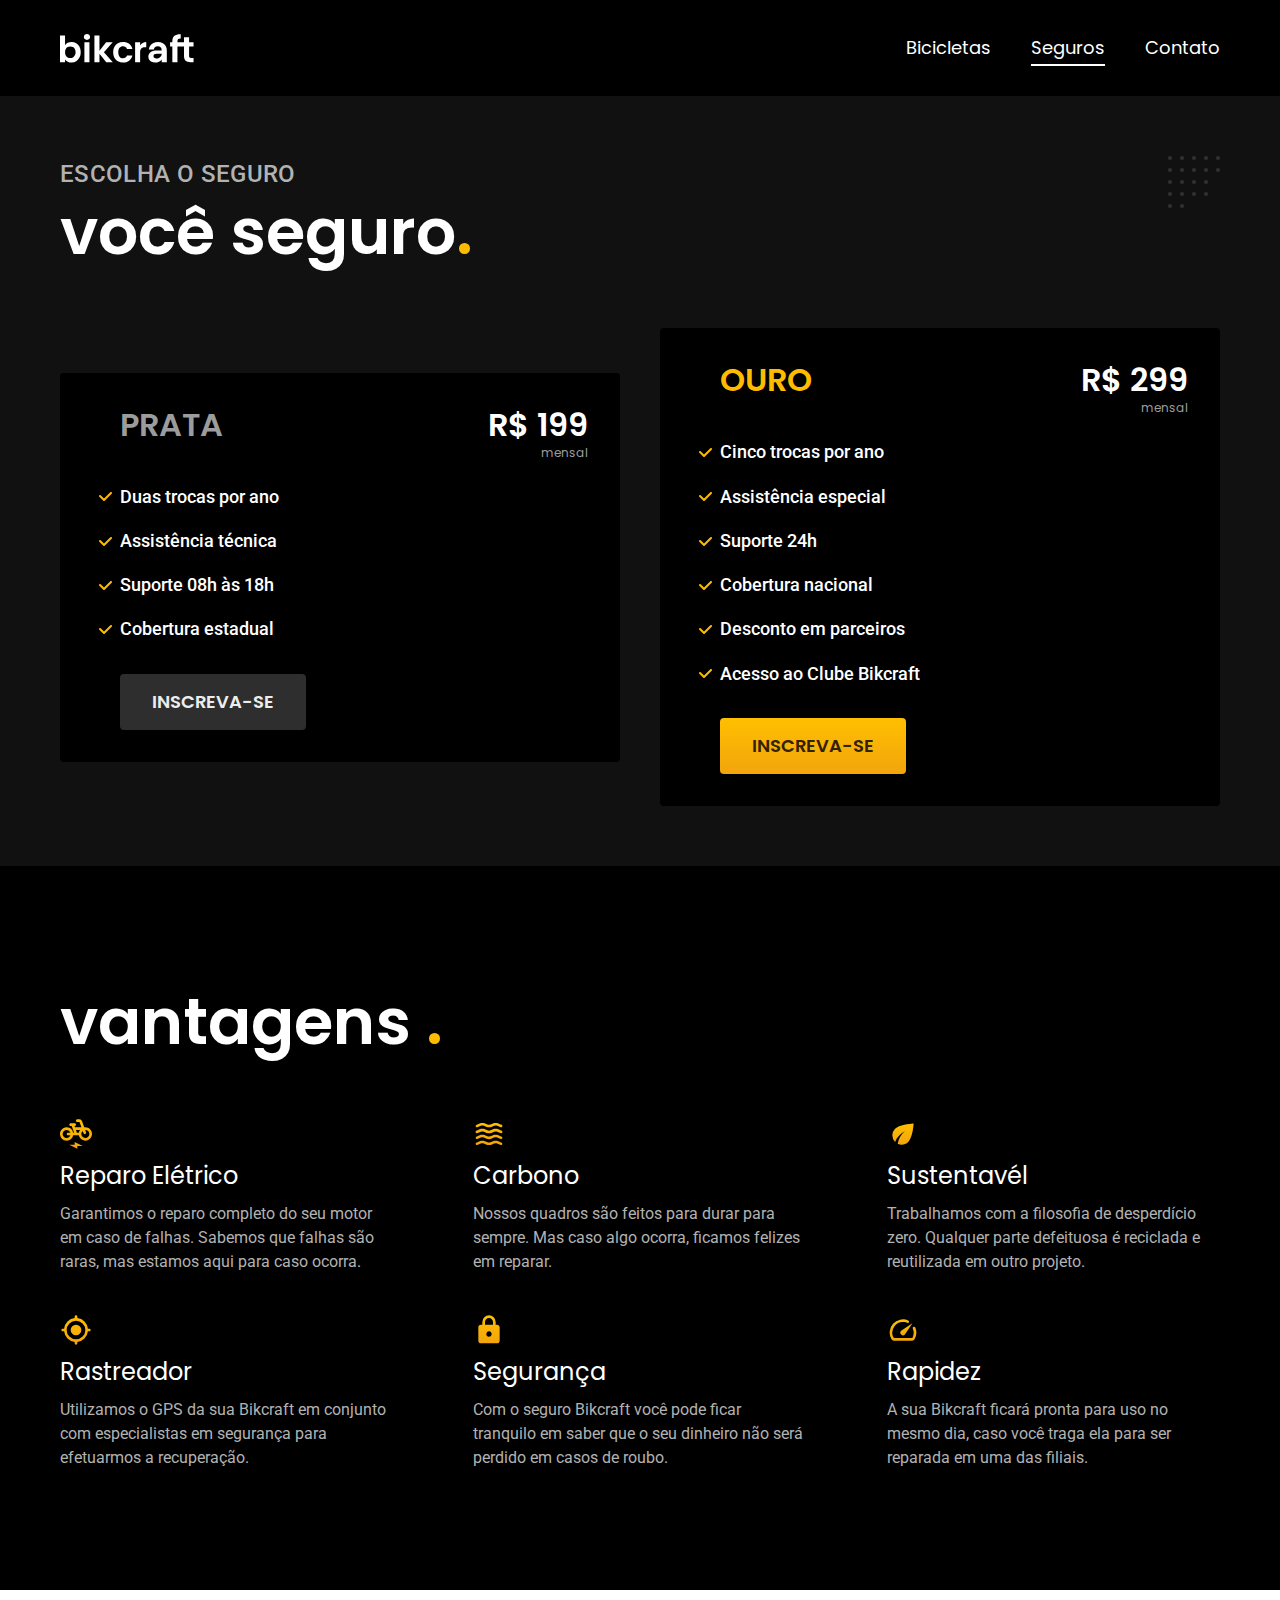
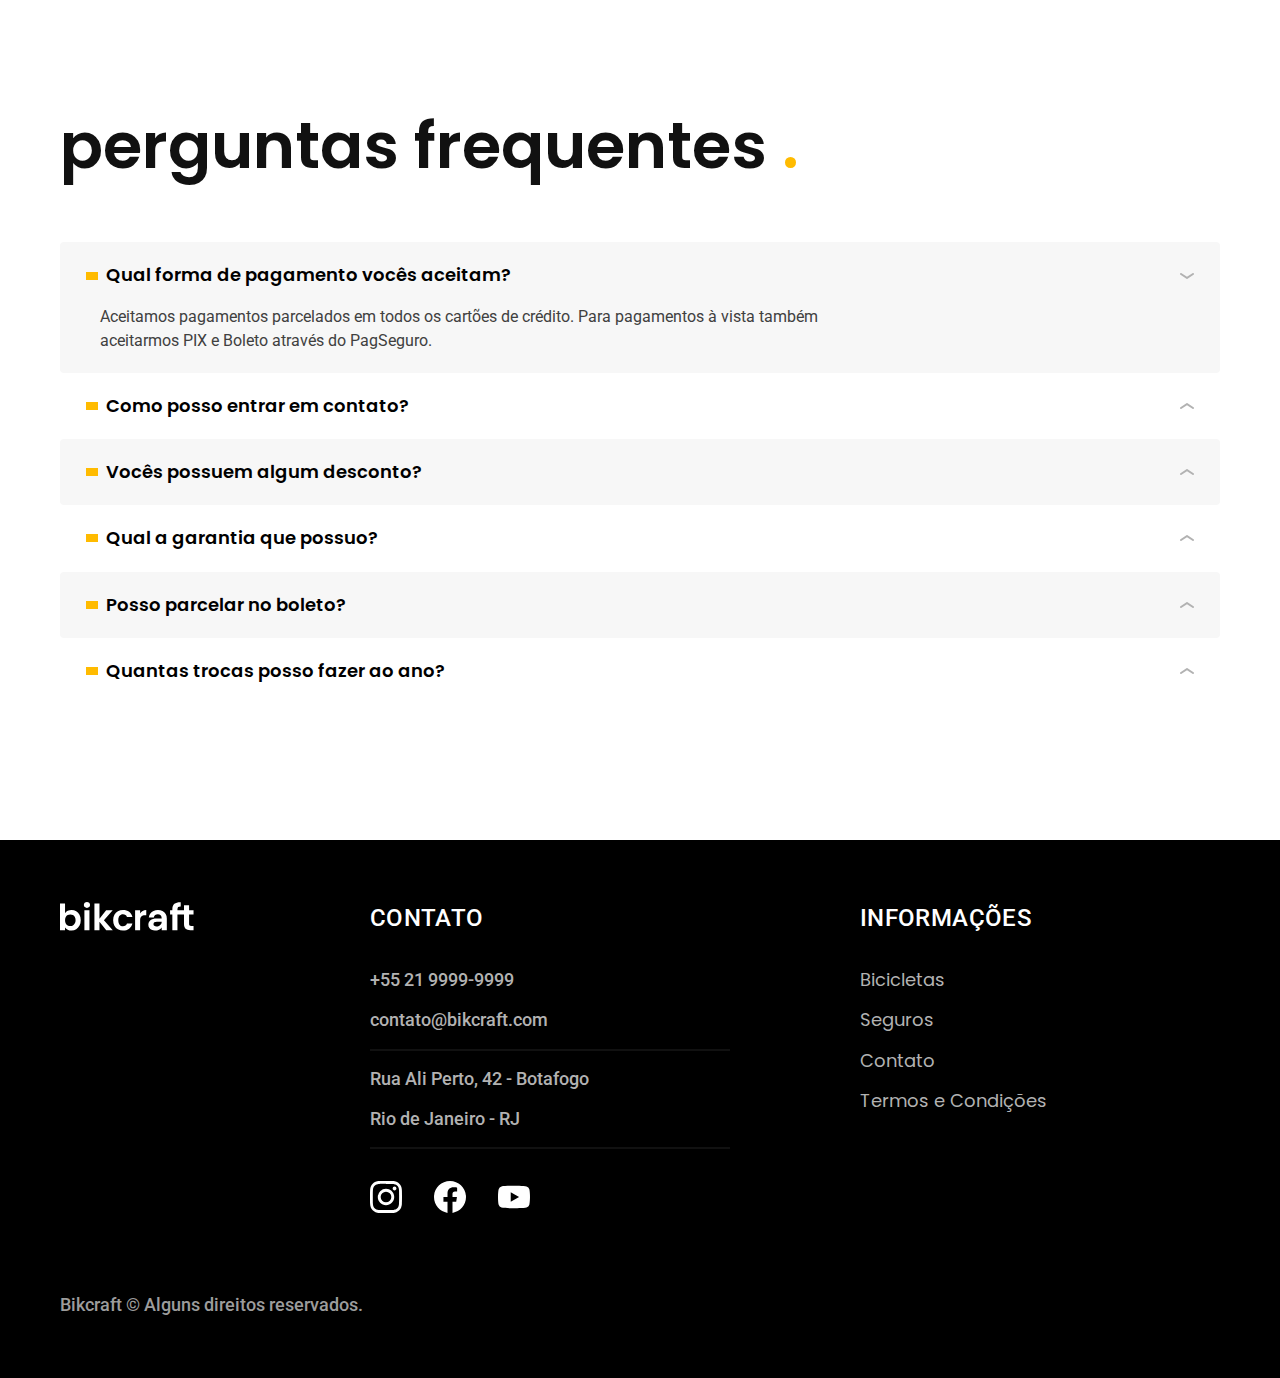
<file: seguros.html>
<!DOCTYPE html>
<html lang="pt-br">
  <head>
    <meta charset="UTF-8" />
    <meta name="viewport" content="width=device-width, initial-scale=1.0" />
    <link rel="shortcut icon" href="img/sustentavel.png" />

    <title>Seguros | Bikcraft</title>
    <meta name="description" content="Termos e condições." />

    <link rel="preload" href="./css/style.min.css" as="style" />
    <link rel="stylesheet" href="./css/style.min.css" />
    <link rel="preconnect" href="https://fonts.googleapis.com" />
    <link rel="preconnect" href="https://fonts.gstatic.com" crossorigin />
    <link
      href="https://fonts.googleapis.com/css2?family=Merriweather:ital,wght@1,900&family=Poppins:wght@400;600&family=Roboto:wght@400;500&display=swap"
      rel="stylesheet"
    />
    <script>
      document.documentElement.classList.add("js");
    </script>
  </head>

  <body id="seguros">
    <header class="header-bg">
      <div class="header container">
        <a href="./">
          <img src="./img/bikcraft.svg" alt="Bikcraft" />
        </a>

        <nav aria-label="primaria">
          <ul class="header-menu font-1-m cor-0">
            <li><a href="./bicicletas.html">Bicicletas</a></li>
            <li><a href="./seguros.html">Seguros</a></li>
            <li><a href="./contato.html">Contato</a></li>
          </ul>
        </nav>
      </div>
    </header>

    <main class="seguros-bg">
      <div class="titulo-bg">
        <div class="titulo container">
          <p class="font-2-l-b cor-5">Escolha o seguro</p>
          <h1 class="font-1-xxl cor-0">
            você seguro<span class="cor-p1">.</span>
          </h1>
        </div>
      </div>

      <div class="seguros container">
        <div class="seguros-item fadeInLeft" data-anime="200">
          <h3 class="font-1-xl cor-6">PRATA</h3>
          <span class="font-1-xl cor-0"
            >R$ 199 <span class="font-1-xs cor-6">mensal</span>
          </span>
          <ul class="font-2-m cor-0">
            <li>Duas trocas por ano</li>
            <li>Assistência técnica</li>
            <li>Suporte 08h às 18h</li>
            <li>Cobertura estadual</li>
          </ul>
          <a
            class="botao secundario"
            href="./orcamento.html?tipo=seguro&produto=prata"
            >Inscreva-se</a
          >
        </div>

        <div class="seguros-item fadeInRight" data-anime="400">
          <h3 class="font-1-xl cor-p1">OURO</h3>
          <span class="font-1-xl cor-0"
            >R$ 299 <span class="font-1-xs cor-6">mensal</span>
          </span>
          <ul class="font-2-m cor-0">
            <li>Cinco trocas por ano</li>
            <li>Assistência especial</li>
            <li>Suporte 24h</li>
            <li>Cobertura nacional</li>
            <li>Desconto em parceiros</li>
            <li>Acesso ao Clube Bikcraft</li>
          </ul>
          <a class="botao" href="./orcamento.html?tipo=seguro&produto=ouro"
            >Inscreva-se</a
          >
        </div>
      </div>
    </main>

    <article class="vantagens-bg">
      <div class="vantagens container">
        <h2 class="font-1-xxl cor-0">
          vantagens <span class="cor-p1">.</span>
        </h2>
        <ul>
          <li>
            <img src="./img/icones/eletrica.svg" alt="" />
            <h3 class="font-1-l cor-0">Reparo Elétrico</h3>
            <p class="font-2-s cor-5">
              Garantimos o reparo completo do seu motor em caso de falhas.
              Sabemos que falhas são raras, mas estamos aqui para caso ocorra.
            </p>
          </li>

          <li>
            <img src="./img/icones/carbono.svg" alt="" />
            <h3 class="font-1-l cor-0">Carbono</h3>
            <p class="font-2-s cor-5">
              Nossos quadros são feitos para durar para sempre. Mas caso algo
              ocorra, ficamos felizes em reparar.
            </p>
          </li>

          <li>
            <img src="./img/icones/sustentavel.svg" alt="" />
            <h3 class="font-1-l cor-0">Sustentavél</h3>
            <p class="font-2-s cor-5">
              Trabalhamos com a filosofia de desperdício zero. Qualquer parte
              defeituosa é reciclada e reutilizada em outro projeto.
            </p>
          </li>

          <li>
            <img src="./img/icones/rastreador.svg" alt="" />
            <h3 class="font-1-l cor-0">Rastreador</h3>
            <p class="font-2-s cor-5">
              Utilizamos o GPS da sua Bikcraft em conjunto com especialistas em
              segurança para efetuarmos a recuperação.
            </p>
          </li>

          <li>
            <img src="./img/icones/seguro.svg" alt="" />
            <h3 class="font-1-l cor-0">Segurança</h3>
            <p class="font-2-s cor-5">
              Com o seguro Bikcraft você pode ficar tranquilo em saber que o seu
              dinheiro não será perdido em casos de roubo.
            </p>
          </li>

          <li>
            <img src="./img/icones/velocidade.svg" alt="" />
            <h3 class="font-1-l cor-0">Rapidez</h3>
            <p class="font-2-s cor-5">
              A sua Bikcraft ficará pronta para uso no mesmo dia, caso você
              traga ela para ser reparada em uma das filiais.
            </p>
          </li>
        </ul>
      </div>
    </article>

    <article class="perguntas container">
      <h2 class="font-1-xxl">
        perguntas frequentes <span class="cor-p1">.</span>
      </h2>
      <dl>
        <div>
          <dt>
            <button
              class="font-1-m-b"
              aria-controls="pergunta1"
              aria-expanded="true"
            >
              Qual forma de pagamento vocês aceitam?
            </button>
          </dt>
          <dd id="pergunta1" class="font-2-s cor-9 ativa">
            Aceitamos pagamentos parcelados em todos os cartões de crédito. Para
            pagamentos à vista também aceitarmos PIX e Boleto através do
            PagSeguro.
          </dd>
        </div>
        <div>
          <dt>
            <button
              class="font-1-m-b"
              aria-controls="pergunta2"
              aria-expanded="false"
            >
              Como posso entrar em contato?
            </button>
          </dt>
          <dd id="pergunta2" class="font-2-s cor-9">
            Aceitamos pagamentos parcelados em todos os cartões de crédito. Para
            pagamentos à vista também aceitarmos PIX e Boleto através do
            PagSeguro.
          </dd>
        </div>
        <div>
          <dt>
            <button
              class="font-1-m-b"
              aria-controls="pergunta3"
              aria-expanded="false"
            >
              Vocês possuem algum desconto?
            </button>
          </dt>
          <dd id="pergunta3" class="font-2-s cor-9">
            Aceitamos pagamentos parcelados em todos os cartões de crédito. Para
            pagamentos à vista também aceitarmos PIX e Boleto através do
            PagSeguro.
          </dd>
        </div>
        <div>
          <dt>
            <button
              class="font-1-m-b"
              aria-controls="pergunta4"
              aria-expanded="false"
            >
              Qual a garantia que possuo?
            </button>
          </dt>
          <dd id="pergunta4" class="font-2-s cor-9">
            Aceitamos pagamentos parcelados em todos os cartões de crédito. Para
            pagamentos à vista também aceitarmos PIX e Boleto através do
            PagSeguro.
          </dd>
        </div>
        <div>
          <dt>
            <button
              class="font-1-m-b"
              aria-controls="pergunta5"
              aria-expanded="false"
            >
              Posso parcelar no boleto?
            </button>
          </dt>
          <dd id="pergunta5" class="font-2-s cor-9">
            Aceitamos pagamentos parcelados em todos os cartões de crédito. Para
            pagamentos à vista também aceitarmos PIX e Boleto através do
            PagSeguro.
          </dd>
        </div>
        <div>
          <dt>
            <button
              class="font-1-m-b"
              aria-controls="pergunta6"
              aria-expanded="false"
            >
              Quantas trocas posso fazer ao ano?
            </button>
          </dt>
          <dd id="pergunta6" class="font-2-s cor-9">
            Aceitamos pagamentos parcelados em todos os cartões de crédito. Para
            pagamentos à vista também aceitarmos PIX e Boleto através do
            PagSeguro.
          </dd>
        </div>
      </dl>
    </article>

    <footer class="footer-bg">
      <div class="footer container">
        <img src="./img/bikcraft.svg" alt="Bikcraft" />
        <div class="footer-contato">
          <h3 class="font-2-l-b cor-0">Contato</h3>
          <ul class="font-2-m cor-5">
            <li><a href="tel..+552199999999">+55 21 9999-9999</a></li>
            <li>
              <a href="mailto:contato@bikcraft.com">contato@bikcraft.com</a>
            </li>
            <li>Rua Ali Perto, 42 - Botafogo</li>
            <li>Rio de Janeiro - RJ</li>
          </ul>
          <div class="footer-redes">
            <a href="./">
              <img src="./img/redes/instagram.svg" alt="Instagram" />
            </a>
            <a href="./">
              <img src="./img/redes/facebook.svg" alt="Facebook" />
            </a>
            <a href="./">
              <img src="./img/redes/youtube.svg" alt="Youtube" />
            </a>
          </div>
        </div>
        <div class="footer-informacoes">
          <h3 class="font-2-l-b cor-0">Informações</h3>
          <nav>
            <ul class="font-1-m cor-5">
              <li><a href="./bicicletas.html">Bicicletas</a></li>
              <li><a href="./seguros.html">Seguros</a></li>
              <li><a href="./contato.html">Contato</a></li>
              <li><a href="./termos.html">Termos e Condições</a></li>
            </ul>
          </nav>
        </div>
        <p class="footer-copy font-2-m cor-6">
          Bikcraft © Alguns direitos reservados.
        </p>
      </div>
    </footer>
    <script src="./js/plugins/simple-anime.js"></script>
    <script src="./js/script.js"></script>
  </body>
</html>
</file>
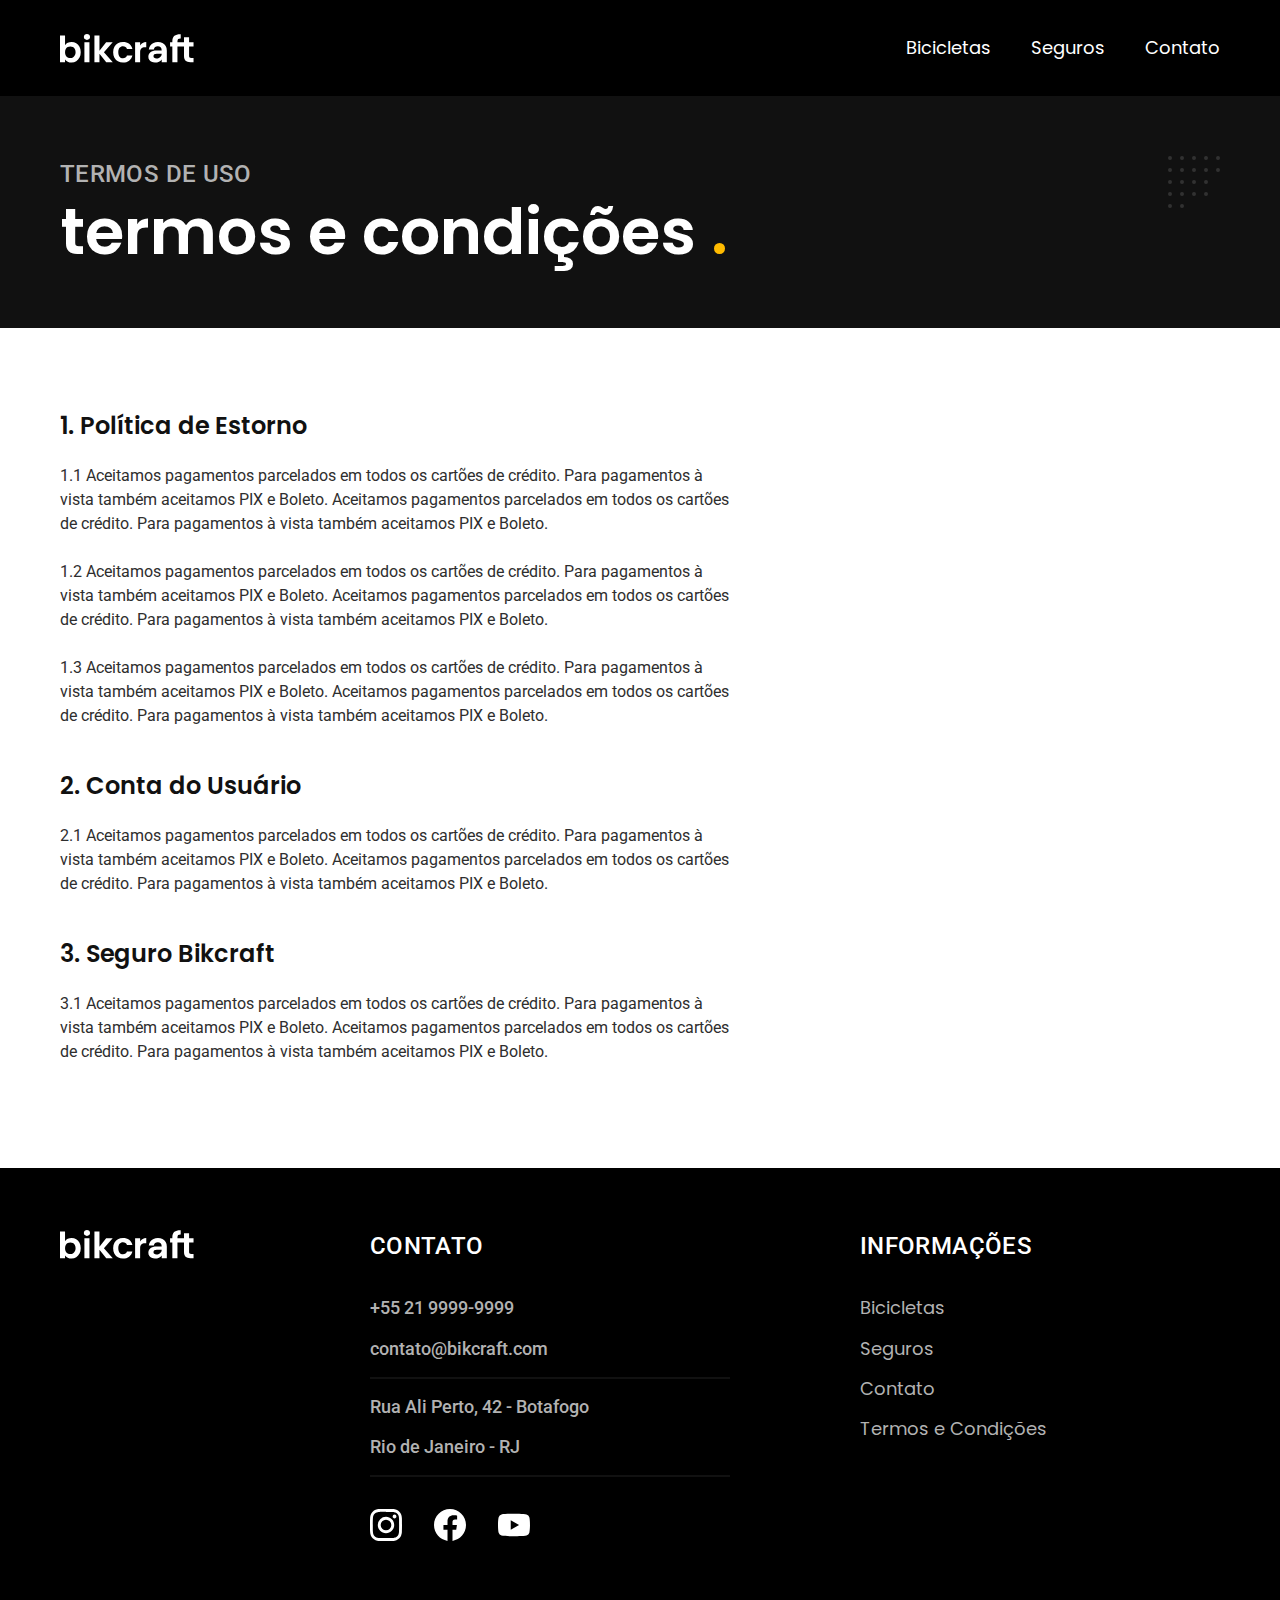
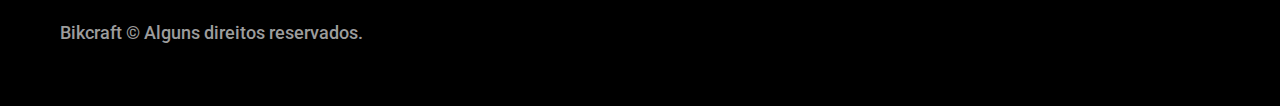
<file: termos.html>
<!DOCTYPE html>
<html lang="pt-br">
  <head>
    <meta charset="UTF-8" />
    <meta name="viewport" content="width=device-width, initial-scale=1.0" />
    <link rel="shortcut icon" href="img/sustentavel.png" />

    <title>Termos e Condiçãoes | Bikcraft</title>
    <meta name="description" content="Termos e condições." />

        <link rel="preload" href="./css/style.min.css" as="style" />
    <link rel="stylesheet" href="./css/style.min.css" />
    <link rel="preconnect" href="https://fonts.googleapis.com" />
    <link rel="preconnect" href="https://fonts.gstatic.com" crossorigin />
    <link
      href="https://fonts.googleapis.com/css2?family=Merriweather:ital,wght@1,900&family=Poppins:wght@400;600&family=Roboto:wght@400;500&display=swap"
      rel="stylesheet"
    />
    <script>
      document.documentElement.classList.add("js");
    </script>
  </head>

  <body id="termos">
    <header class="header-bg">
      <div class="header container">
        <a href="./">
          <img src="./img/bikcraft.svg" alt="Bikcraft" />
        </a>

        <nav aria-label="primaria">
          <ul class="header-menu font-1-m cor-0">
            <li><a href="./bicicletas.html">Bicicletas</a></li>
            <li><a href="./seguros.html">Seguros</a></li>
            <li><a href="./contato.html">Contato</a></li>
          </ul>
        </nav>
      </div>
    </header>

    <main>
      <div class="titulo-bg">
        <div class="titulo container">
          <p class="font-2-l-b cor-5">Termos de uso</p>
          <h1 class="font-1-xxl cor-0">
            termos e condições <span class="cor-p1">.</span>
          </h1>
        </div>
      </div>

      <div class="termos font-2-s cor-10 container">
        <h2 class="font-1-l cor-11">1. Política de Estorno</h2>
        <p>
          1.1 Aceitamos pagamentos parcelados em todos os cartões de crédito.
          Para pagamentos à vista também aceitamos PIX e Boleto. Aceitamos
          pagamentos parcelados em todos os cartões de crédito. Para pagamentos
          à vista também aceitamos PIX e Boleto.
        </p>
        <p>
          1.2 Aceitamos pagamentos parcelados em todos os cartões de crédito.
          Para pagamentos à vista também aceitamos PIX e Boleto. Aceitamos
          pagamentos parcelados em todos os cartões de crédito. Para pagamentos
          à vista também aceitamos PIX e Boleto.
        </p>
        <p>
          1.3 Aceitamos pagamentos parcelados em todos os cartões de crédito.
          Para pagamentos à vista também aceitamos PIX e Boleto. Aceitamos
          pagamentos parcelados em todos os cartões de crédito. Para pagamentos
          à vista também aceitamos PIX e Boleto.
        </p>
        <h2 class="font-1-l cor-11">2. Conta do Usuário</h2>
        <p>
          2.1 Aceitamos pagamentos parcelados em todos os cartões de crédito.
          Para pagamentos à vista também aceitamos PIX e Boleto. Aceitamos
          pagamentos parcelados em todos os cartões de crédito. Para pagamentos
          à vista também aceitamos PIX e Boleto.
          <h2 class="font-1-l cor-11">3. Seguro Bikcraft</h2>
          <p>
            3.1 Aceitamos pagamentos parcelados em todos os cartões de crédito.
            Para pagamentos à vista também aceitamos PIX e Boleto. Aceitamos
            pagamentos parcelados em todos os cartões de crédito. Para pagamentos
            à vista também aceitamos PIX e Boleto.
          </p>
        </p>
      </div>
    </main>

    <footer class="footer-bg">
      <div class="footer container">
        <img src="./img/bikcraft.svg" alt="Bikcraft" />
        <div class="footer-contato">
          <h3 class="font-2-l-b cor-0">Contato</h3>
          <ul class="font-2-m cor-5">
            <li><a href="tel..+552199999999">+55 21 9999-9999</a></li>
            <li>
              <a href="mailto:contato@bikcraft.com">contato@bikcraft.com</a>
            </li>
            <li>Rua Ali Perto, 42 - Botafogo</li>
            <li>Rio de Janeiro - RJ</li>
          </ul>
          <div class="footer-redes">
            <a href="./">
              <img src="./img/redes/instagram.svg" alt="Instagram" />
            </a>
            <a href="./">
              <img src="./img/redes/facebook.svg" alt="Facebook" />
            </a>
            <a href="./">
              <img src="./img/redes/youtube.svg" alt="Youtube" />
            </a>
          </div>
        </div>
        <div class="footer-informacoes">
          <h3 class="font-2-l-b cor-0">Informações</h3>
          <nav>
            <ul class="font-1-m cor-5">
              <li><a href="./bicicletas.html">Bicicletas</a></li>
              <li><a href="./seguros.html">Seguros</a></li>
              <li><a href="./contato.html">Contato</a></li>
              <li><a href="./termos.html">Termos e Condições</a></li>
            </ul>
          </nav>
        </div>
        <p class="footer-copy font-2-m cor-6">
          Bikcraft © Alguns direitos reservados.
        </p>
      </div>
    </footer>
      <script src="./js/script.js"></script>
  </body>
</html>
</file>
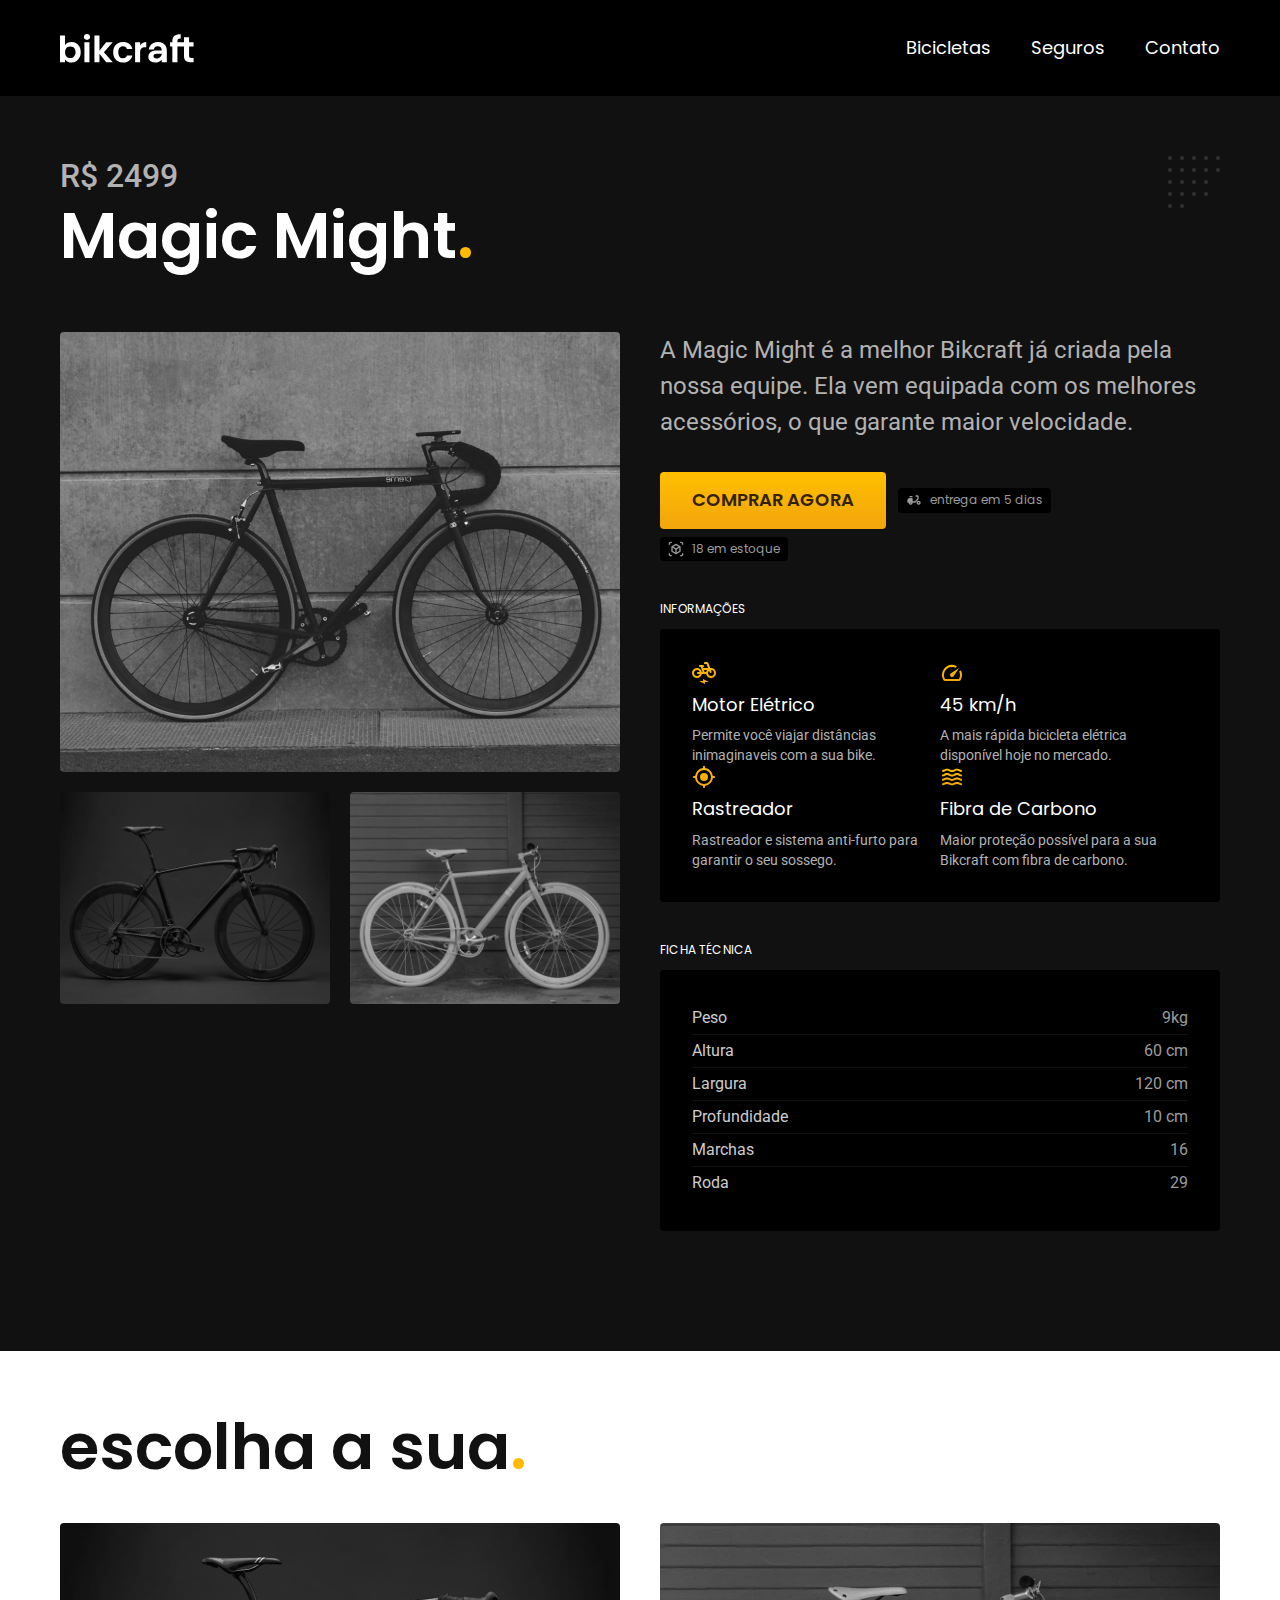
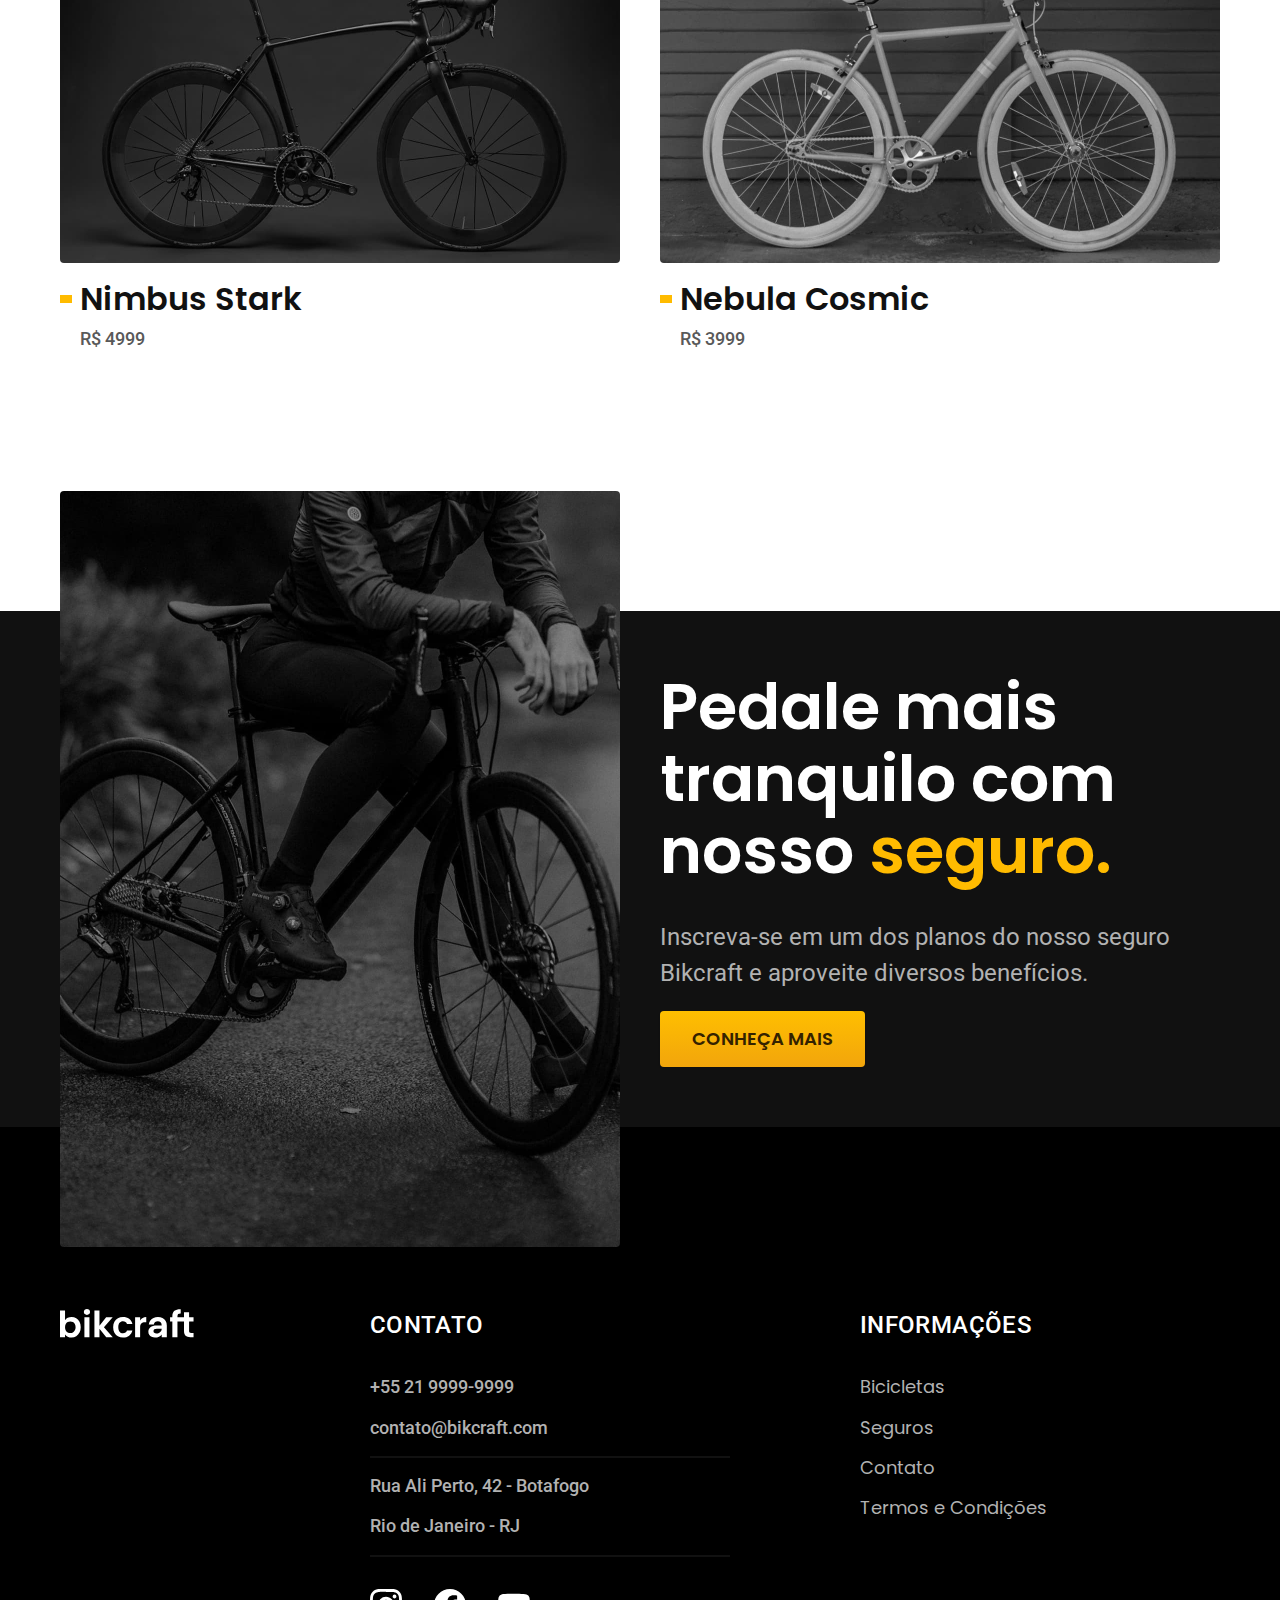
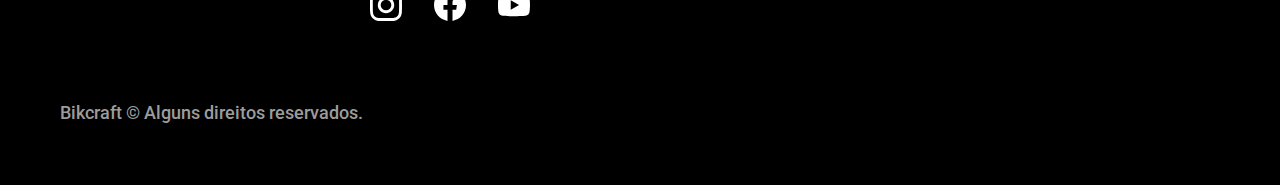
<file: Bicicletas/magic.html>
<!DOCTYPE html>
<html lang="pt-br">
  <head>
    <meta charset="UTF-8" />
    <meta name="viewport" content="width=device-width, initial-scale=1.0" />
    <link rel="shortcut icon" href="../img/sustentavel.png" />

    <title>Magic | Bikcraft</title>
    <meta name="description" content="Magic." />

    <link rel="stylesheet" href="../css/style.min.css" />
    <link rel="preconnect" href="https://fonts.googleapis.com" />
    <link rel="preconnect" href="https://fonts.gstatic.com" crossorigin />
    <link
      href="https://fonts.googleapis.com/css2?family=Merriweather:ital,wght@1,900&family=Poppins:wght@400;600&family=Roboto:wght@400;500&display=swap"
      rel="stylesheet"
    />
    <script>
      document.documentElement.classList.add("js");
    </script>
  </head>

  <body id="bicicleta">
    <header class="header-bg">
      <div class="header container">
        <a href="../">
          <img src="../img/bikcraft.svg" alt="Bikcraft" />
        </a>

        <nav aria-label="primaria">
          <ul class="header-menu font-1-m cor-0">
            <li><a href="../bicicletas.html">Bicicletas</a></li>
            <li><a href="../seguros.html">Seguros</a></li>
            <li><a href="../contato.html">Contato</a></li>
          </ul>
        </nav>
      </div>
    </header>

    <main class="titulo-bg">
      <div>
        <div class="titulo container">
          <p class="font-2-xl cor-5">R$ 2499</p>
          <h1 class="font-1-xxl cor-0">
            Magic Might<span class="cor-p1">.</span>
          </h1>
        </div>
      </div>
      <div class="bicicleta container">
        <div class="bicicleta-imagens">
          <img src="../img/bicicleta/nimbus2.jpg" alt="Bicicleta 1" />
          <img src="../img/bicicleta/nimbus1.jpg" alt="Bicicleta 2" />

          <img src="../img/bicicleta/nimbus3.jpg" alt="Bicicleta 3" />
        </div>
        <div class="bicicleta-conteudo">
          <p class="font-2-l cor-5">
            A Magic Might é a melhor Bikcraft já criada pela nossa equipe. Ela
            vem equipada com os melhores acessórios, o que garante maior
            velocidade.
          </p>
          <div class="bicicleta-comprar">
            <a
              class="botao"
              href="../orcamento.html?tipo=bikcraft&produto=magic"
              >Comprar Agora</a
            >
            <span class="font-1-xs cor-6">
              <img src="../img/icones/entrega.svg" alt="" /> entrega em 5
              dias</span
            >
            <span class="font-1-xs cor-6">
              <img src="../img/icones/estoque.svg" alt="" /> 18 em estoque</span
            >
          </div>

          <h2 class="font-1-xs cor-0">Informações</h2>
          <ul class="bicicleta-informacoes">
            <li>
              <img src="../img/icones/eletrica.svg" alt="" />
              <h3 class="font-1-m cor-0">Motor Elétrico</h3>
              <p class="font-2-xs cor-5">
                Permite você viajar distâncias inimaginaveis com a sua bike.
              </p>
            </li>

            <li>
              <img src="../img/icones/velocidade.svg" alt="" />
              <h3 class="font-1-m cor-0">45 km/h</h3>
              <p class="font-2-xs cor-5">
                A mais rápida bicicleta elétrica disponível hoje no mercado.
              </p>
            </li>

            <li>
              <img src="../img/icones/rastreador.svg" alt="" />
              <h3 class="font-1-m cor-0">Rastreador</h3>
              <p class="font-2-xs cor-5">
                Rastreador e sistema anti-furto para garantir o seu sossego.
              </p>
            </li>

            <li>
              <img src="../img/icones/carbono.svg" alt="" />
              <h3 class="font-1-m cor-0">Fibra de Carbono</h3>
              <p class="font-2-xs cor-5">
                Maior proteção possível para a sua Bikcraft com fibra de
                carbono.
              </p>
            </li>
          </ul>
          <h2 class="font-1-xs cor-0">Ficha Técnica</h2>
          <ul class="bicicleta-ficha font-2-s cor-4">
            <li>Peso <span>9kg</span></li>
            <li>Altura <span>60 cm</span></li>
            <li>Largura <span>120 cm</span></li>
            <li>Profundidade <span>10 cm</span></li>
            <li>Marchas <span>16</span></li>
            <li>Roda <span>29</span></li>
          </ul>
        </div>
      </div>
    </main>

    <article class="bicicletas-lista container">
      <h2 class="font-1-xxl">escolha a sua<span class="cor-p1">.</span></h2>

      <ul>
        <li>
          <a href="./nimbus.html">
            <img src="../img/bicicletas/nimbus.jpg" alt="Bicicleta preta" />
            <h3 class="font-1-xl">Nimbus Stark</h3>
            <span class="font-2-m cor-8">R$ 4999</span>
          </a>
        </li>

        <li>
          <a href="./nebula.html">
            <img src="../img/bicicletas/nebula.jpg" alt="Bicicleta preta" />
            <h3 class="font-1-xl">Nebula Cosmic</h3>
            <span class="font-2-m cor-8">R$ 3999</span>
          </a>
        </li>
      </ul>
    </article>

    <article class="seguro-bg">
      <div class="seguro container">
        <div class="seguro-imagem">
          <img
            src="../img/fotos/seguros.jpg"
            alt="Pessoa parada em cima de uma bicicleta"
          />
        </div>
        <div class="seguro-conteudo">
          <h2 class="font-1-xxl cor-0">
            Pedale mais tranquilo com nosso <span class="cor-p1">seguro.</span>
          </h2>
          <p class="font-2-l cor-5">
            Inscreva-se em um dos planos do nosso seguro Bikcraft e aproveite
            diversos benefícios.
          </p>
          <a class="botao" href="../seguros.html">Conheça Mais</a>
        </div>
      </div>
    </article>

    <footer class="footer-bg">
      <div class="footer container">
        <img src="../img/bikcraft.svg" alt="Bikcraft" />
        <div class="footer-contato">
          <h3 class="font-2-l-b cor-0">Contato</h3>
          <ul class="font-2-m cor-5">
            <li><a href="tel..+552199999999">+55 21 9999-9999</a></li>
            <li>
              <a href="mailto:contato@bikcraft.com">contato@bikcraft.com</a>
            </li>
            <li>Rua Ali Perto, 42 - Botafogo</li>
            <li>Rio de Janeiro - RJ</li>
          </ul>
          <div class="footer-redes">
            <a href="../">
              <img src="../img/redes/instagram.svg" alt="Instagram" />
            </a>
            <a href="../">
              <img src="../img/redes/facebook.svg" alt="Facebook" />
            </a>
            <a href="../">
              <img src="../img/redes/youtube.svg" alt="Youtube" />
            </a>
          </div>
        </div>
        <div class="footer-informacoes">
          <h3 class="font-2-l-b cor-0">Informações</h3>
          <nav>
            <ul class="font-1-m cor-5">
              <li><a href="../bicicletas.html">Bicicletas</a></li>
              <li><a href="../seguros.html">Seguros</a></li>
              <li><a href="../contato.html">Contato</a></li>
              <li><a href="../termos.html">Termos e Condições</a></li>
            </ul>
          </nav>
        </div>
        <p class="footer-copy font-2-m cor-6">
          Bikcraft © Alguns direitos reservados.
        </p>
      </div>
    </footer>
    <script src="../js/script.js"></script>
  </body>
</html>
</file>
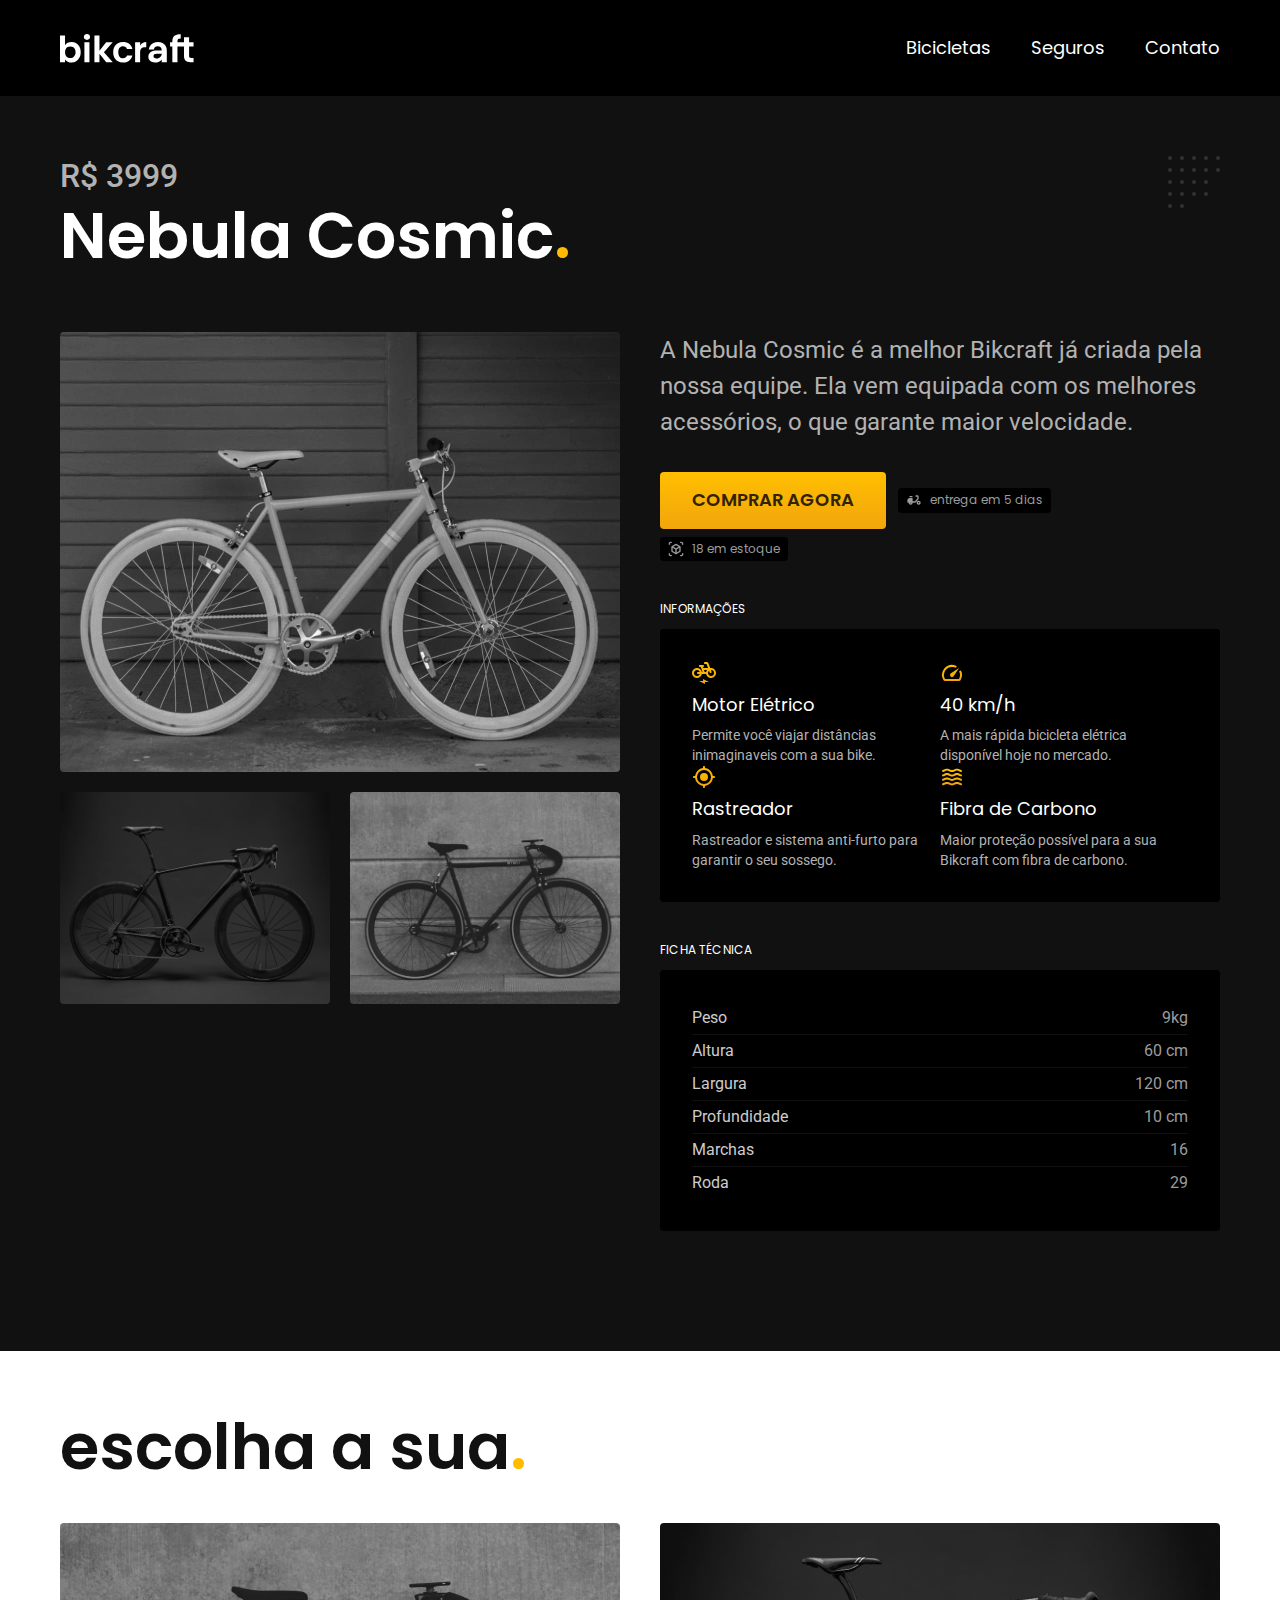
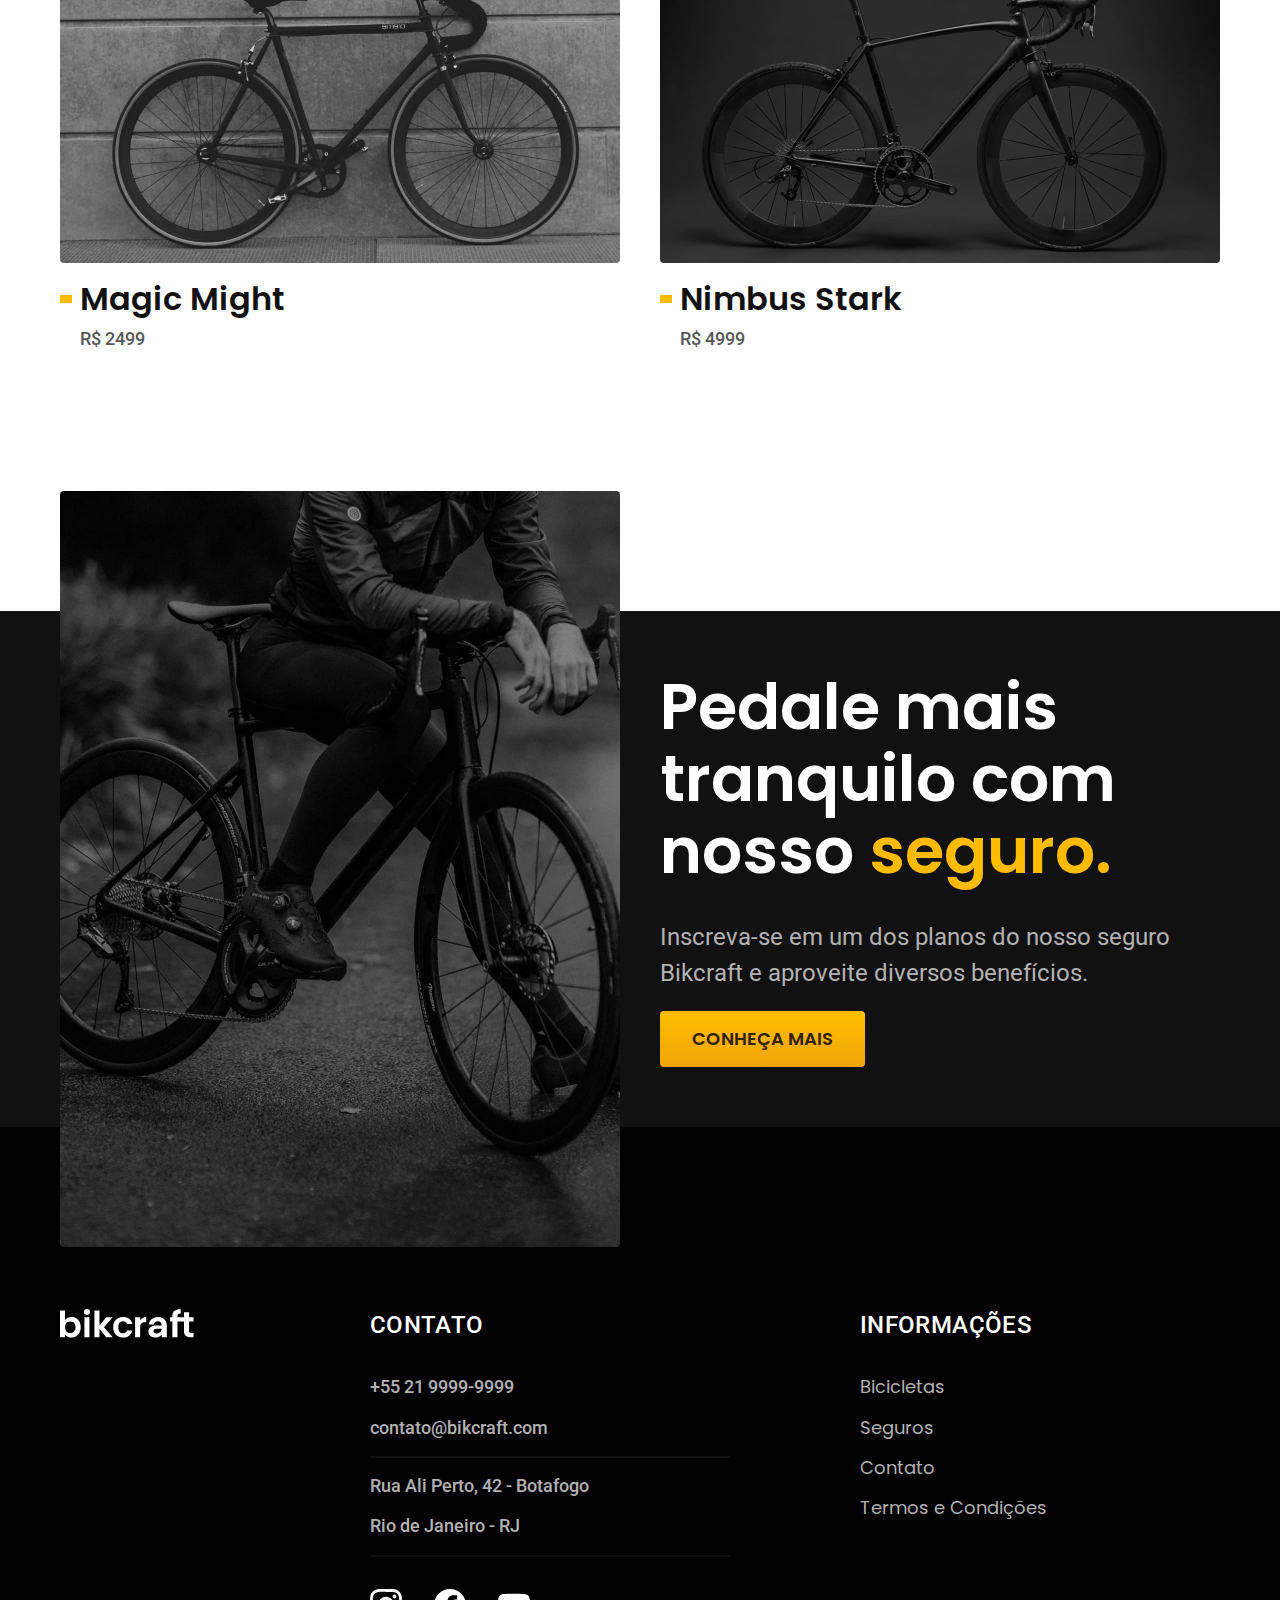
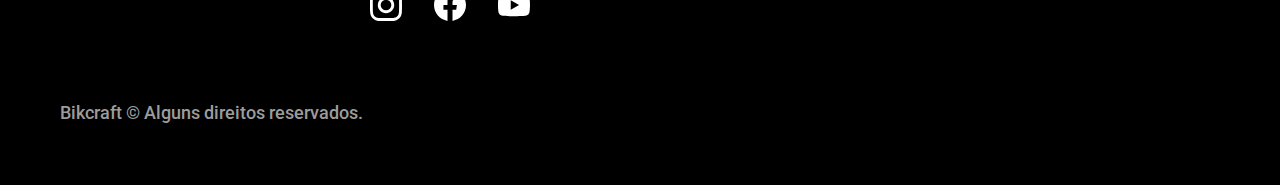
<file: Bicicletas/nebula.html>
<!DOCTYPE html>
<html lang="pt-br">
  <head>
    <meta charset="UTF-8" />
    <meta name="viewport" content="width=device-width, initial-scale=1.0" />
    <link rel="shortcut icon" href="../img/sustentavel.png" />

    <title>Nebula | Bikcraft</title>
    <meta name="description" content="Nebula." />

    <link rel="stylesheet" href="../css/style.min.css" />
    <link rel="preconnect" href="https://fonts.googleapis.com" />
    <link rel="preconnect" href="https://fonts.gstatic.com" crossorigin />
    <link
      href="https://fonts.googleapis.com/css2?family=Merriweather:ital,wght@1,900&family=Poppins:wght@400;600&family=Roboto:wght@400;500&display=swap"
      rel="stylesheet"
    />
    <script>
      document.documentElement.classList.add("js");
    </script>
  </head>

  <body id="bicicleta">
    <header class="header-bg">
      <div class="header container">
        <a href="../">
          <img src="../img/bikcraft.svg" alt="Bikcraft" />
        </a>

        <nav aria-label="primaria">
          <ul class="header-menu font-1-m cor-0">
            <li><a href="../bicicletas.html">Bicicletas</a></li>
            <li><a href="../seguros.html">Seguros</a></li>
            <li><a href="../contato.html">Contato</a></li>
          </ul>
        </nav>
      </div>
    </header>

    <main class="titulo-bg">
      <div>
        <div class="titulo container">
          <p class="font-2-xl cor-5">R$ 3999</p>
          <h1 class="font-1-xxl cor-0">
            Nebula Cosmic<span class="cor-p1">.</span>
          </h1>
        </div>
      </div>
      <div class="bicicleta container">
        <div class="bicicleta-imagens">
          <img src="../img/bicicleta/nimbus3.jpg" alt="Bicicleta 1" />
          <img src="../img/bicicleta/nimbus1.jpg" alt="Bicicleta 2" />
          <img src="../img/bicicleta/nimbus2.jpg" alt="Bicicleta 3" />
        </div>
        <div class="bicicleta-conteudo">
          <p class="font-2-l cor-5">
            A Nebula Cosmic é a melhor Bikcraft já criada pela nossa equipe. Ela
            vem equipada com os melhores acessórios, o que garante maior
            velocidade.
          </p>
          <div class="bicicleta-comprar">
            <a
              class="botao"
              href="../orcamento.html?tipo=bikcraft&produto=nebula"
              >Comprar Agora</a
            >
            <span class="font-1-xs cor-6">
              <img src="../img/icones/entrega.svg" alt="" /> entrega em 5
              dias</span
            >
            <span class="font-1-xs cor-6">
              <img src="../img/icones/estoque.svg" alt="" /> 18 em estoque</span
            >
          </div>

          <h2 class="font-1-xs cor-0">Informações</h2>
          <ul class="bicicleta-informacoes">
            <li>
              <img src="../img/icones/eletrica.svg" alt="" />
              <h3 class="font-1-m cor-0">Motor Elétrico</h3>
              <p class="font-2-xs cor-5">
                Permite você viajar distâncias inimaginaveis com a sua bike.
              </p>
            </li>

            <li>
              <img src="../img/icones/velocidade.svg" alt="" />
              <h3 class="font-1-m cor-0">40 km/h</h3>
              <p class="font-2-xs cor-5">
                A mais rápida bicicleta elétrica disponível hoje no mercado.
              </p>
            </li>

            <li>
              <img src="../img/icones/rastreador.svg" alt="" />
              <h3 class="font-1-m cor-0">Rastreador</h3>
              <p class="font-2-xs cor-5">
                Rastreador e sistema anti-furto para garantir o seu sossego.
              </p>
            </li>

            <li>
              <img src="../img/icones/carbono.svg" alt="" />
              <h3 class="font-1-m cor-0">Fibra de Carbono</h3>
              <p class="font-2-xs cor-5">
                Maior proteção possível para a sua Bikcraft com fibra de
                carbono.
              </p>
            </li>
          </ul>
          <h2 class="font-1-xs cor-0">Ficha Técnica</h2>
          <ul class="bicicleta-ficha font-2-s cor-4">
            <li>Peso <span>9kg</span></li>
            <li>Altura <span>60 cm</span></li>
            <li>Largura <span>120 cm</span></li>
            <li>Profundidade <span>10 cm</span></li>
            <li>Marchas <span>16</span></li>
            <li>Roda <span>29</span></li>
          </ul>
        </div>
      </div>
    </main>

    <article class="bicicletas-lista container">
      <h2 class="font-1-xxl">escolha a sua<span class="cor-p1">.</span></h2>

      <ul>
        <li>
          <a href="./magic.html">
            <img src="../img/bicicletas/magic.jpg" alt="Bicicleta preta" />
            <h3 class="font-1-xl">Magic Might</h3>
            <span class="font-2-m cor-8">R$ 2499</span>
          </a>
        </li>

        <li>
          <a href="./nimbus.html">
            <img src="../img/bicicletas/nimbus.jpg" alt="Bicicleta preta" />
            <h3 class="font-1-xl">Nimbus Stark</h3>
            <span class="font-2-m cor-8">R$ 4999</span>
          </a>
        </li>
      </ul>
    </article>

    <article class="seguro-bg">
      <div class="seguro container">
        <div class="seguro-imagem">
          <img
            src="../img/fotos/seguros.jpg"
            alt="Pessoa parada em cima de uma bicicleta"
          />
        </div>
        <div class="seguro-conteudo">
          <h2 class="font-1-xxl cor-0">
            Pedale mais tranquilo com nosso <span class="cor-p1">seguro.</span>
          </h2>
          <p class="font-2-l cor-5">
            Inscreva-se em um dos planos do nosso seguro Bikcraft e aproveite
            diversos benefícios.
          </p>
          <a class="botao" href="../seguros.html">Conheça Mais</a>
        </div>
      </div>
    </article>

    <footer class="footer-bg">
      <div class="footer container">
        <img src="../img/bikcraft.svg" alt="Bikcraft" />
        <div class="footer-contato">
          <h3 class="font-2-l-b cor-0">Contato</h3>
          <ul class="font-2-m cor-5">
            <li><a href="tel..+552199999999">+55 21 9999-9999</a></li>
            <li>
              <a href="mailto:contato@bikcraft.com">contato@bikcraft.com</a>
            </li>
            <li>Rua Ali Perto, 42 - Botafogo</li>
            <li>Rio de Janeiro - RJ</li>
          </ul>
          <div class="footer-redes">
            <a href="../">
              <img src="../img/redes/instagram.svg" alt="Instagram" />
            </a>
            <a href="../">
              <img src="../img/redes/facebook.svg" alt="Facebook" />
            </a>
            <a href="../">
              <img src="../img/redes/youtube.svg" alt="Youtube" />
            </a>
          </div>
        </div>
        <div class="footer-informacoes">
          <h3 class="font-2-l-b cor-0">Informações</h3>
          <nav>
            <ul class="font-1-m cor-5">
              <li><a href="../bicicletas.html">Bicicletas</a></li>
              <li><a href="../seguros.html">Seguros</a></li>
              <li><a href="../contato.html">Contato</a></li>
              <li><a href="../termos.html">Termos e Condições</a></li>
            </ul>
          </nav>
        </div>
        <p class="footer-copy font-2-m cor-6">
          Bikcraft © Alguns direitos reservados.
        </p>
      </div>
    </footer>
    <script src="../js/script.js"></script>
  </body>
</html>
</file>
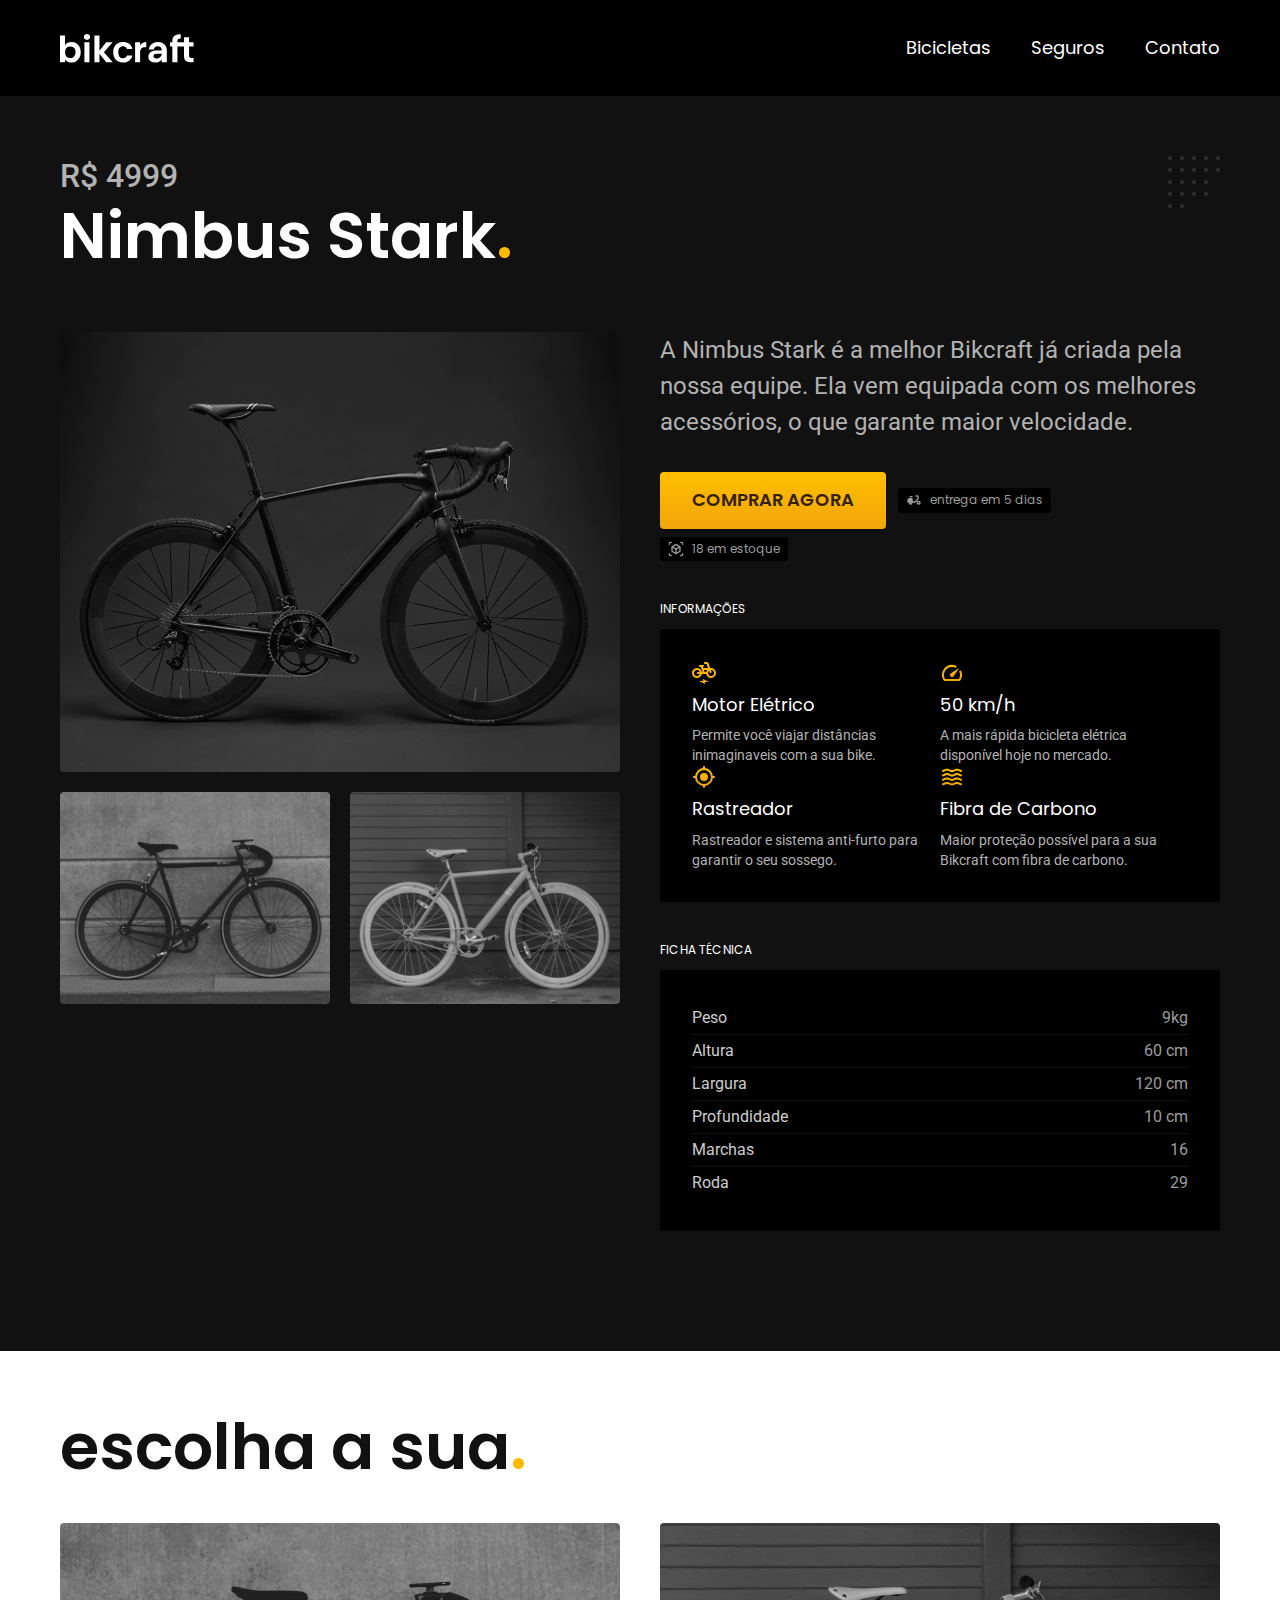
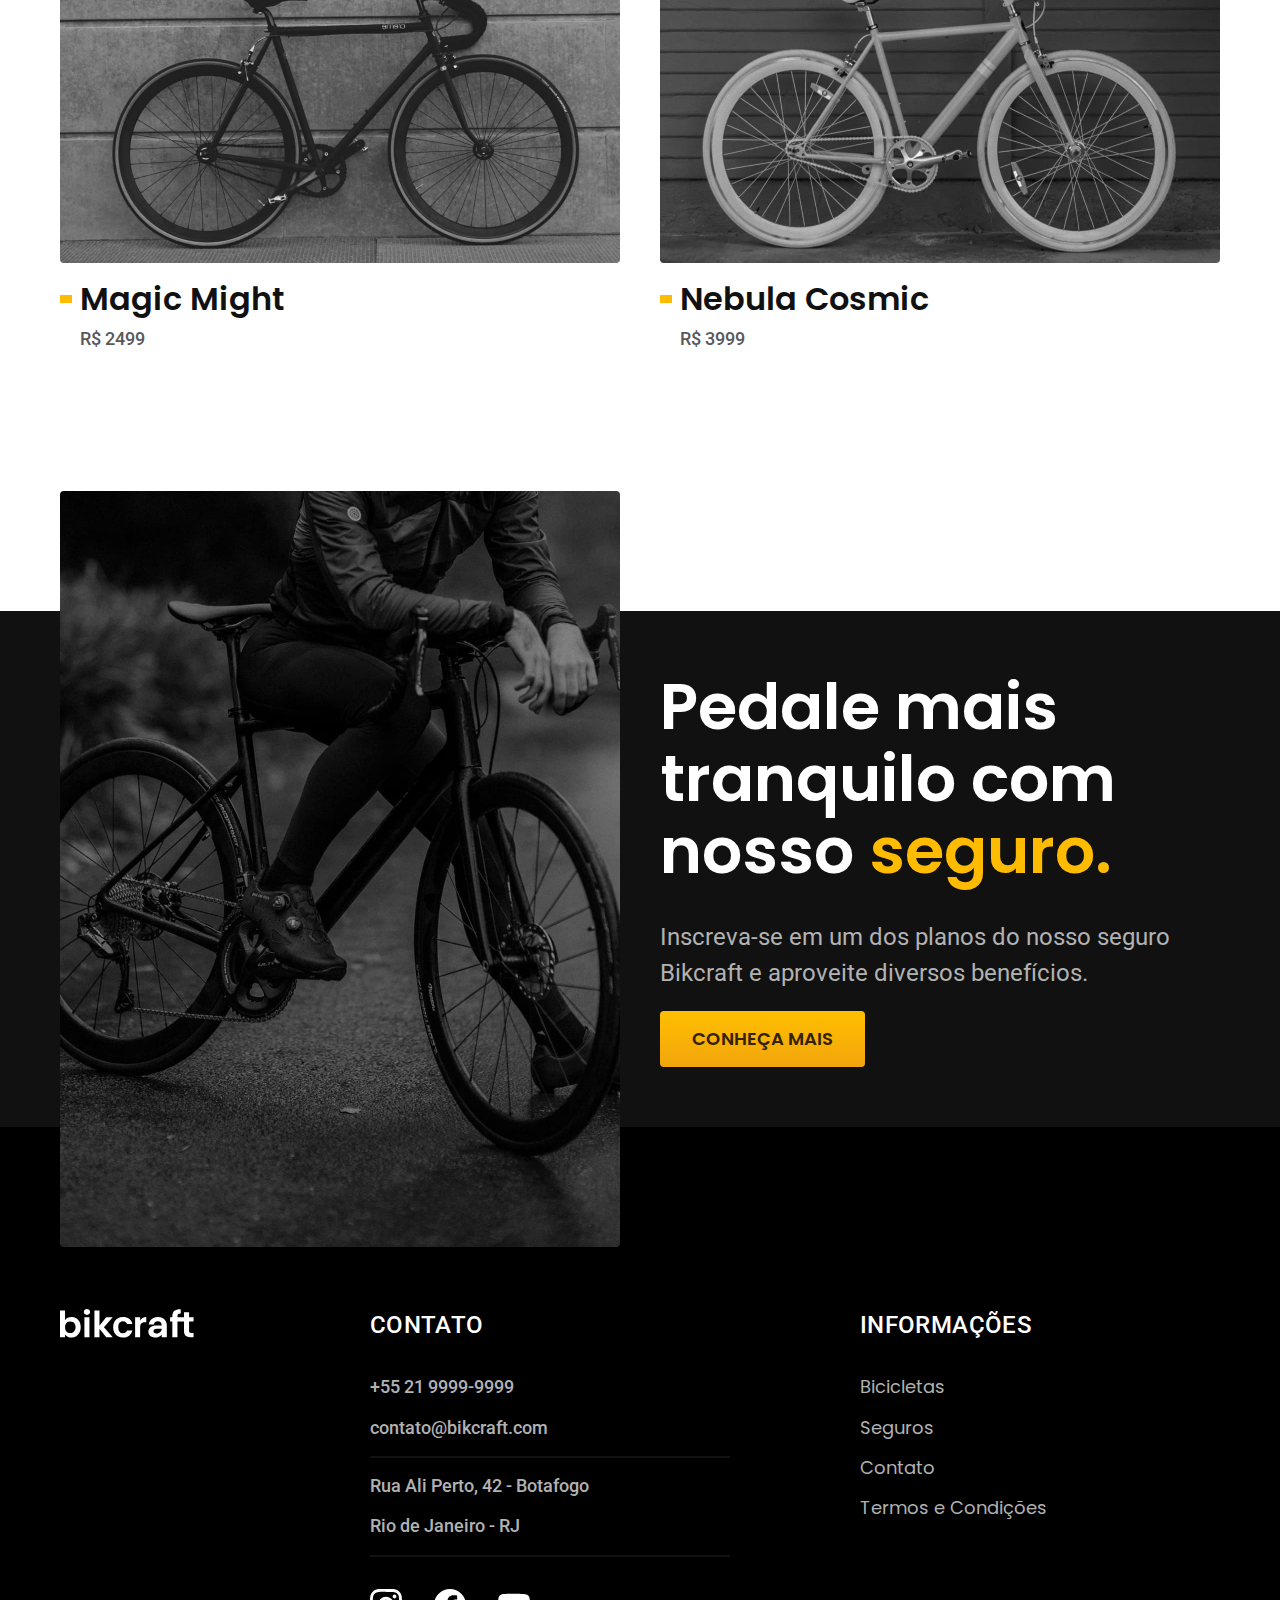
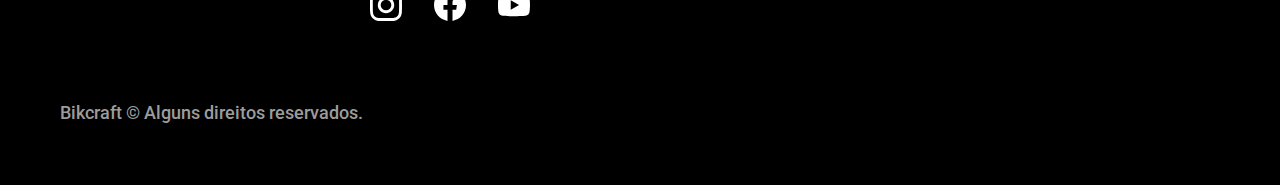
<file: Bicicletas/nimbus.html>
<!DOCTYPE html>
<html lang="pt-br">
  <head>
    <meta charset="UTF-8" />
    <meta name="viewport" content="width=device-width, initial-scale=1.0" />
    <link rel="shortcut icon" href="../img/sustentavel.png" />

    <title>Nimbus | Bikcraft</title>
    <meta name="description" content="Nimbus." />

    <link rel="stylesheet" href="../css/style.min.css" />
    <link rel="preconnect" href="https://fonts.googleapis.com" />
    <link rel="preconnect" href="https://fonts.gstatic.com" crossorigin />
    <link
      href="https://fonts.googleapis.com/css2?family=Merriweather:ital,wght@1,900&family=Poppins:wght@400;600&family=Roboto:wght@400;500&display=swap"
      rel="stylesheet"
    />
    <script>
      document.documentElement.classList.add("js");
    </script>
  </head>

  <body id="bicicleta">
    <header class="header-bg">
      <div class="header container">
        <a href="../">
          <img src="../img/bikcraft.svg" alt="Bikcraft" />
        </a>

        <nav aria-label="primaria">
          <ul class="header-menu font-1-m cor-0">
            <li><a href="../bicicletas.html">Bicicletas</a></li>
            <li><a href="../seguros.html">Seguros</a></li>
            <li><a href="../contato.html">Contato</a></li>
          </ul>
        </nav>
      </div>
    </header>

    <main class="titulo-bg">
      <div>
        <div class="titulo container">
          <p class="font-2-xl cor-5">R$ 4999</p>
          <h1 class="font-1-xxl cor-0">
            Nimbus Stark<span class="cor-p1">.</span>
          </h1>
        </div>
      </div>
      <div class="bicicleta container">
        <div class="bicicleta-imagens">
          <img src="../img/bicicleta/nimbus1.jpg" alt="Bicicleta 1" />
          <img src="../img/bicicleta/nimbus2.jpg" alt="Bicicleta 2" />
          <img src="../img/bicicleta/nimbus3.jpg" alt="Bicicleta 3" />
        </div>
        <div class="bicicleta-conteudo">
          <p class="font-2-l cor-5">
            A Nimbus Stark é a melhor Bikcraft já criada pela nossa equipe. Ela
            vem equipada com os melhores acessórios, o que garante maior
            velocidade.
          </p>
          <div class="bicicleta-comprar">
            <a
              class="botao"
              href="../orcamento.html?tipo=bikcraft&produto=nimbus"
              >Comprar Agora</a
            >
            <span class="font-1-xs cor-6">
              <img src="../img/icones/entrega.svg" alt="" /> entrega em 5
              dias</span
            >
            <span class="font-1-xs cor-6">
              <img src="../img/icones/estoque.svg" alt="" /> 18 em estoque</span
            >
          </div>

          <h2 class="font-1-xs cor-0">Informações</h2>
          <ul class="bicicleta-informacoes">
            <li>
              <img src="../img/icones/eletrica.svg" alt="" />
              <h3 class="font-1-m cor-0">Motor Elétrico</h3>
              <p class="font-2-xs cor-5">
                Permite você viajar distâncias inimaginaveis com a sua bike.
              </p>
            </li>

            <li>
              <img src="../img/icones/velocidade.svg" alt="" />
              <h3 class="font-1-m cor-0">50 km/h</h3>
              <p class="font-2-xs cor-5">
                A mais rápida bicicleta elétrica disponível hoje no mercado.
              </p>
            </li>

            <li>
              <img src="../img/icones/rastreador.svg" alt="" />
              <h3 class="font-1-m cor-0">Rastreador</h3>
              <p class="font-2-xs cor-5">
                Rastreador e sistema anti-furto para garantir o seu sossego.
              </p>
            </li>

            <li>
              <img src="../img/icones/carbono.svg" alt="" />
              <h3 class="font-1-m cor-0">Fibra de Carbono</h3>
              <p class="font-2-xs cor-5">
                Maior proteção possível para a sua Bikcraft com fibra de
                carbono.
              </p>
            </li>
          </ul>
          <h2 class="font-1-xs cor-0">Ficha Técnica</h2>
          <ul class="bicicleta-ficha font-2-s cor-4">
            <li>Peso <span>9kg</span></li>
            <li>Altura <span>60 cm</span></li>
            <li>Largura <span>120 cm</span></li>
            <li>Profundidade <span>10 cm</span></li>
            <li>Marchas <span>16</span></li>
            <li>Roda <span>29</span></li>
          </ul>
        </div>
      </div>
    </main>

    <article class="bicicletas-lista container">
      <h2 class="font-1-xxl">escolha a sua<span class="cor-p1">.</span></h2>

      <ul>
        <li>
          <a href="./magic.html">
            <img src="../img/bicicletas/magic.jpg" alt="Bicicleta preta" />
            <h3 class="font-1-xl">Magic Might</h3>
            <span class="font-2-m cor-8">R$ 2499</span>
          </a>
        </li>

        <li>
          <a href="./nebula.html">
            <img src="../img/bicicletas/nebula.jpg" alt="Bicicleta preta" />
            <h3 class="font-1-xl">Nebula Cosmic</h3>
            <span class="font-2-m cor-8">R$ 3999</span>
          </a>
        </li>
      </ul>
    </article>

    <article class="seguro-bg">
      <div class="seguro container">
        <div class="seguro-imagem">
          <img
            src="../img/fotos/seguros.jpg"
            alt="Pessoa parada em cima de uma bicicleta"
          />
        </div>
        <div class="seguro-conteudo">
          <h2 class="font-1-xxl cor-0">
            Pedale mais tranquilo com nosso <span class="cor-p1">seguro.</span>
          </h2>
          <p class="font-2-l cor-5">
            Inscreva-se em um dos planos do nosso seguro Bikcraft e aproveite
            diversos benefícios.
          </p>
          <a class="botao" href="../seguros.html">Conheça Mais</a>
        </div>
      </div>
    </article>

    <footer class="footer-bg">
      <div class="footer container">
        <img src="../img/bikcraft.svg" alt="Bikcraft" />
        <div class="footer-contato">
          <h3 class="font-2-l-b cor-0">Contato</h3>
          <ul class="font-2-m cor-5">
            <li><a href="tel..+552199999999">+55 21 9999-9999</a></li>
            <li>
              <a href="mailto:contato@bikcraft.com">contato@bikcraft.com</a>
            </li>
            <li>Rua Ali Perto, 42 - Botafogo</li>
            <li>Rio de Janeiro - RJ</li>
          </ul>
          <div class="footer-redes">
            <a href="../">
              <img src="../img/redes/instagram.svg" alt="Instagram" />
            </a>
            <a href="../">
              <img src="../img/redes/facebook.svg" alt="Facebook" />
            </a>
            <a href="../">
              <img src="../img/redes/youtube.svg" alt="Youtube" />
            </a>
          </div>
        </div>
        <div class="footer-informacoes">
          <h3 class="font-2-l-b cor-0">Informações</h3>
          <nav>
            <ul class="font-1-m cor-5">
              <li><a href="../bicicletas.html">Bicicletas</a></li>
              <li><a href="../seguros.html">Seguros</a></li>
              <li><a href="../contato.html">Contato</a></li>
              <li><a href="../termos.html">Termos e Condições</a></li>
            </ul>
          </nav>
        </div>
        <p class="footer-copy font-2-m cor-6">
          Bikcraft © Alguns direitos reservados.
        </p>
      </div>
    </footer>
    <script src="../js/script.js"></script>
  </body>
</html>
</file>
<file: css/style.min.css>
.header-bg{background-color:var(--cor-12)}.header{display:flex;flex-wrap:wrap;gap:20px;justify-content:space-between;align-items:center;padding-top:20px;padding-bottom:20px}.header-menu{display:flex;flex-wrap:wrap;gap:40px}.header-menu a{display:inline-block;padding:16px 0;position:relative}.header-menu a:after{content:"";display:block;height:2px;width:0;background:var(--cor-0);margin-top:4px;transition:.3s;position:absolute}.header-menu a.ativo::after,.header-menu a:hover::after{width:100%}@media (max-width:800px){.header-menu{gap:20px}.header-menu a{background:var(--cor-11);padding:12px 16px;border-radius:4px}.header-menu a:hover{background-color:var(--cor-10)}.header a:after{display:none}}@media (max-width:600px){.header-menu{gap:12px}.header-menu a{padding:8px 12px;font-size:14px}}.font-1-xs{font:400 0.75rem/1.35 Poppins,sans-serif}.font-2-xs{font:400 0.875rem/1.43 Roboto,sans-serif}.font-1-s{font:400 1rem/1.5 Poppins,sans-serif}.font-2-s{font:400 1rem/1.5 Roboto,sans-serif}.font-1-m,.font-1-m-b{font:400 1.125rem/1.35 Poppins,sans-serif}.font-1-m-b{font-weight:600}.font-2-m{font:500 1.125rem/1.35 Roboto,sans-serif}.font-1-l{font:400 1.5rem/1.5 Poppins,sans-serif}.font-2-l,.font-2-l-b{font:400 1.5rem/1.5 Roboto,sans-serif}.font-2-l-b{font-weight:500;letter-spacing:.015em;text-transform:uppercase}.font-1-xl{font:600 2rem/1.25 Poppins,sans-serif}.font-2-xl{font:500 2rem/1.25 Roboto,sans-serif}.font-1-xxl{font:600 4rem/1.125 Poppins,sans-serif}@media (max-width:1200px){.font-1-xxl{font-size:3rem}.font-2-l,.font-2-l-b{font-size:1.125rem}}@media (max-width:800px){.font-1-xxl{font-size:2rem}.font-1-xl,.font-2-xl{font-size:1.5rem}}:root{--cor-0:#ffffff;--cor-1:#f7f7f7;--cor-2:#ededed;--cor-3:#dedede;--cor-4:#cccccc;--cor-5:#b2b2b2;--cor-6:#9c9c9c;--cor-7:#717171;--cor-8:#595959;--cor-9:#404040;--cor-10:#2e2e2e;--cor-11:#111111;--cor-12:#000000;--cor-p1:#ffbb00;--cor-p2:#e4a30b;--cor-p3:#a66f00;--cor-p4:#664400;--cor-p5:#332200}.cor-0{color:var(--cor-0)}.cor-1{color:var(--cor-1)}.cor-2{color:var(--cor-2)}.cor-3{color:var(--cor-3)}.cor-4{color:var(--cor-4)}.cor-5{color:var(--cor-5)}.cor-6{color:var(--cor-6)}.cor-7{color:var(--cor-7)}.cor-8{color:var(--cor-8)}.cor-9{color:var(--cor-9)}.cor-10{color:var(--cor-10)}.cor-11{color:var(--cor-11)}.cor-12{color:var(--cor-12)}.cor-p1{color:var(--cor-p1)}.cor-p2{color:var(--cor-p2)}.cor-p3{color:var(--cor-p3)}.cor-p4{color:var(--cor-p4)}.cor-p5{color:var(--cor-p5)}.js .fadeInDown{transform:translate3d(0,-20px,0)}.js .fadeInUp{transform:translate3d(0,20px,0)}.js .fadeInRight{transform:translate3d(20px,0,0)}.js .fadeInLeft{transform:translate3d(-20px,0,0)}.js [data-anime]{opacity:0}.js .anime{opacity:1;transform:none;transition:transform .8s,opacity .8s}.footer-bg{background-color:var(--cor-12)}.footer{display:grid;grid-template-columns:3fr 5fr 4fr;gap:40px;padding-top:60px;padding-bottom:60px}.footer h3{margin-bottom:32px}.footer-contato ul{margin-bottom:32px}.footer-contato li:nth-child(2n):after{content:"";display:block;max-width:360px;height:2px;background:var(--cor-11);margin-top:16px}.footer li{margin-bottom:16px}.footer-redes{display:flex;gap:32px}.footer a:hover{color:var(--cor-0)}.footer-copy{grid-column:1/-1;margin-top:40px}@media (max-width:800px){.footer>img{display:none}.footer{grid-template-columns:1fr 1fr}}@media (max-width:600px){.footer{grid-template-columns:1fr;gap:60px}.footer-copy{margin-top:0}}body{margin:0;font-family:Arial,Helvetica,sans-serif;color:#111}blockquote,dd,h1,h2,h3,h4,p,ul{margin:0}ul{padding:0;list-style:none}a{text-decoration:none;color:inherit}img{max-width:100%;height:auto;display:block}img[src$=".jpg"]{border-radius:4px}.container{box-sizing:border-box;max-width:1200px;padding-left:20px;padding-right:20px;margin-left:auto;margin-right:auto}.botao{display:inline-block;padding:16px 32px;background:linear-gradient(#ffbf00,#f2a50c);border-radius:4px;box-shadow:0 1px 2px rgba(0,0,0,.1);text-transform:uppercase;color:var(--cor-p5);font:600 1.125rem/1.35 Poppins,sans-serif;max-width:max-content;border:none;cursor:pointer}.botao:hover{background:linear-gradient(#ffb60d,#e59317)}.botao.secundario{background:var(--cor-10);color:var(--cor-2)}.botao.secundario:hover{background:var(--cor-9)}.botao.seta{display:flex;align-items:center}.botao.seta::after{content:"";display:inline-block;width:18px;height:10px;margin-left:12px;background:url(../img/icones/seta.svg);transition:transform .2s}.botao.seta:hover::after{transform:translateX(4px)}@media (max-width:600px){.botao{padding:12px 16px;font-size:1rem}}.link{display:inline-block;color:var(--cor-p1);font:500 1.5rem/1.5 Poppins,sans-serif;text-transform:uppercase}.link::after{content:"";display:block;width:100%;height:4px;background-color:currentColor}.link:hover{color:var(--cor-0)}.titulo-bg{padding-top:60px;padding-bottom:60px;background-color:var(--cor-11)}.titulo{background:url("../img/dec/bottom-right.svg") no-repeat top right 20px}.titulo p{margin-bottom:4px}@media (max-width:800px){.titulo-bg{padding-top:40px;padding-bottom:40px}.titulo p{font-size:1rem;text-transform:lowercase;font-weight:400}}.form{display:grid;grid-template-columns:1fr 1fr;gap:20px}.form label{display:block;font:600 1rem/1.5 Poppins,sans-serif;margin-bottom:4px}.form .col-2{grid-column:span 2}.form input[type=email],.form input[type=text],.form textarea{font:400 1rem/1.5 Roboto,sans-serif;background:var(--cor-1);border:1px solid var(--cor-2);padding:12px;border-radius:4px;width:100%;box-sizing:border-box}.form input[type=email]:focus,.form input[type=text]:focus,.form textarea:focus{outline:0;border-color:var(--cor-p1);background:var(--cor-0);box-shadow:0 0 0 2px #fea}@media (max-width:600px){.form{grid-template-columns:1fr}.form .col-2{grid-column:1}}.introducao-bg{background:var(--cor-12) url("../img/dec/bottom-left.svg") no-repeat bottom 160px left 20px;box-shadow:inset 0 -120px var(--cor-0)}.introducao{display:grid;grid-template-columns:1fr 1fr;gap:0 40px}.introducao-conteudo{align-self:end;padding-bottom:200px}.introducao img{width:100%;height:100%;object-fit:cover;border-radius:4px}.introducao h1{margin-bottom:32px}.introducao p{margin-bottom:20px}@media (max-width:800px){.introducao-bg{background:var(--cor-11);padding-top:40px;box-shadow:inset 0 -60px #fff}.introducao{grid-template-columns:1fr;gap:32px}.introducao-conteudo{padding-bottom:0}.introducao h1{margin-bottom:16px}.introducao img{height:300px;width:100%}}.tecnologia-bg{background-color:var(--cor-11);box-shadow:inset 0 80px var(--cor-0),inset 0 -80px var(--cor-0)}.tecnologia{display:grid;grid-template-columns:1fr 1fr;gap:40px}.tecnologia-imagem img{width:100%;height:100%;object-fit:cover;object-position:left}.tecnologia-conteudo{padding-top:160px;padding-bottom:160px}.tecnologia-conteudo>span{display:block;margin-bottom:20px}.tecnologia-conteudo h2{margin-bottom:32px}.tecnologia-conteudo>p{margin-bottom:20px}.tecnologia a{margin-bottom:80px}.tecnologia-vantagens{display:flex;gap:40px}.tecnologia-vantagens h3{margin-bottom:8px;width:max-content}.tecnologia-vantagens img{width:24px;margin-bottom:8px}@media (max-width:800px){.tecnologia-bg{box-shadow:initial}.tecnologia{grid-template-columns:1fr}.tecnologia-conteudo{padding-top:60px;padding-bottom:60px}.tecnologia-imagem{display:none}.tecnologia a{margin-bottom:60px}}@media (max-width:600px){.tecnologia-vantagens{flex-direction:column}}.parceiros{padding-top:60px;padding-bottom:120px}.parceiros h2{margin-bottom:60px}.parceiros ul{padding:0 20px;max-width:1400px;display:grid;grid-template-columns:repeat(4,1fr);margin:0 auto}.parceiros li{display:flex;padding:32px;border-left:2px solid var(--cor-2)}.parceiros img{margin:auto}.parceiros li:first-child,.parceiros li:nth-child(5){border-left:none}.parceiros li:nth-child(n+5){border-top:2px solid var(--cor-2)}@media (max-width:800px){.parceiros{padding-bottom:60px}.parceiros li{padding:20px}.parceiros h2{margin-bottom:20px}.parceiros ul{grid-template-columns:repeat(2,1fr)}.parceiros li:nth-child(n+3){border-top:2px solid var(--cor-2)}.parceiros li:nth-child(odd){border-left:none}}.depoimento{display:grid;grid-template-columns:1fr 1fr;background-color:var(--cor-p1);overflow:hidden}.depoimento img{width:100%;height:100%;object-fit:cover;border-radius:0}.depoimento-conteudo{padding:40px 40px 80px 80px;align-self:end;background:url("../img/dec/bottom-right-p.svg") no-repeat bottom 40px right 40px}.depoimento-conteudo p{max-width:32ch;font-family:Merriweather,serif;font-style:italic;font-weight:900;margin-bottom:32px;position:relative}.depoimento p::after,.depoimento p::before{font-size:5rem;color:var(--cor-p2);position:absolute}.depoimento p::before{content:"“";left:-50px;top:-20px}.depoimento p::after{content:"”"}@media (min-width:1200px){.depoimento img{max-height:520px}}@media (max-width:800px){.depoimento{grid-template-columns:1fr;text-align:center}.depoimento img{max-height:200px}.depoimento-conteudo{padding:40px 20px;justify-self:center}}.bicicletas-lista{padding-top:60px;padding-bottom:120px}.bicicletas-lista h2{margin-bottom:40px}.bicicletas-lista ul{display:flex;gap:40px;padding:0 20px 20px 20px;max-width:1400px;margin-left:auto;margin-right:auto;overflow-x:auto}#bicicleta .bicicletas-lista ul{padding:0 0 20px 0}.bicicletas-lista li{flex:1;min-width:280px}.bicicletas-lista a{display:block}.bicicletas-lista img{margin-bottom:16px}.bicicletas-lista h3{margin-bottom:8px;display:flex;align-items:center}.bicicletas-lista h3::before{content:"";display:inline-block;height:8px;width:12px;margin-right:8px;background-color:var(--cor-p1);transition:width .2s}.bicicletas-lista a:hover h3::before{width:24px}.bicicletas-lista li span{padding-left:20px}@media (max-width:800px){.bicicletas-lista{padding-bottom:60px}.bicicletas-lista ul{gap:20px}}.bicicletas-bg{background:linear-gradient(to right,var(--cor-0) 30%,var(--cor-11) 0)}.bicicletas{display:grid;grid-template-columns:1fr 1fr;gap:40px;padding-top:60px;padding-bottom:60px;background:url("../img/dec/top-right.svg") no-repeat top 40px right 20px}.bicicletas-imagem{display:grid}.bicicletas-imagem img{grid-area:1/1}.bicicletas-imagem span{grid-area:1/1;place-self:start end;margin-top:20px;background:var(--cor-12);display:inline-block;padding:8px 16px 8px 8px;border-radius:4px 0 0 4px}.bicicletas-conteudo{display:grid;grid-template-columns:1fr auto;align-content:start}.bicicletas h2,.bicicletas p{grid-column:1/-1}.bicicletas h2{margin-bottom:20px}.bicicletas h2::before{content:"";display:block;width:12px;height:8px;background-color:var(--cor-p1);margin-bottom:8px}.bicicletas p{margin-bottom:32px}.bicicletas a{place-self:end}.bicicletas li{display:flex;align-items:center}.bicicletas ul{display:grid;gap:16px}.bicicletas-conteudo img{width:24px;margin-right:8px}@media (max-width:800px){.bicicletas-bg{background:var(--cor-11)}.bicicletas{grid-template-columns:1fr;gap:20px;padding-top:40px;padding-bottom:40px}}@media (max-width:600px){.bicicletas-conteudo{grid-template-columns:1fr}.bicicletas ul{font-size:1rem;grid-template-columns:1fr 1fr;margin-bottom:32px}}.bicicletas a{place-self:start}.bicicleta{display:grid;grid-template-columns:1fr 1fr;align-items:start;gap:40px;padding-top:60px;padding-bottom:60px}#bicicleta .titulo p{text-transform:uppercase}.bicicleta-imagens{display:flex;flex-wrap:wrap;gap:20px}.bicicleta-imagens img{flex:1;min-width:200px}.bicicleta-imagens img:first-child{min-width:100%}.bicicleta-conteudo>p{margin-bottom:32px}.bicicleta-comprar{display:grid;grid-template-columns:max-content auto;align-items:center;justify-items:start;gap:8px 12px;margin-bottom:40px}.bicicleta-comprar{grid-row:span 2}.bicicleta-comprar span{display:flex;align-items:center;background-color:var(--cor-12);gap:8px;padding:4px 8px;border-radius:4px}.bicicleta-conteudo h2{text-transform:uppercase;letter-spacing:.015em;margin-bottom:12px}.bicicleta-ficha,.bicicleta-informacoes{padding:32px;background-color:var(--cor-12);border-radius:4px}.bicicleta-informacoes{margin-bottom:40px;display:grid;grid-template-columns:1fr 1fr;gap:32}.bicicleta-informacoes img{width:24px;margin-bottom:8px}.bicicleta-informacoes h3{margin-bottom:8px}.bicicleta-ficha li{padding:4px 0;display:flex;justify-content:space-between;border-bottom:1px solid var(--cor-11)}.bicicleta-ficha li:last-child{border-bottom:none}.bicicleta-ficha span{color:var(--cor-6)}@media (max-width:800px){.bicicleta{grid-template-columns:1fr;padding-top:40px;padding-bottom:40px}.bicicleta-imagens{grid-row:2}}@media (max-width:400px){.bicicleta-informacoes{grid-template-columns:1fr}.bicicleta-comprar{grid-template-columns:1fr}}.seguro-bg{background-color:var(--cor-11);box-shadow:inset 0 120px var(--cor-0),inset 0 -120px var(--cor-12)}.seguro{display:grid;grid-template-columns:1fr 1fr;gap:40px}.seguro-imagem img{width:100%;height:100%;object-fit:cover}.seguro-conteudo{padding-top:180px;padding-bottom:180px}.seguro h2{margin-bottom:32px}.seguro p{margin-bottom:20px}@media (max-width:800px){.seguro-bg{box-shadow:inset 0 -60px var(--cor-12)}.seguro{grid-template-columns:1fr}.seguro-conteudo{grid-row:1;padding-top:40px;padding-bottom:0}}.seguros-bg{background:var(--cor-11)}.seguros{padding-top:60px;padding-bottom:60px;display:grid;grid-template-columns:1fr 1fr;gap:40px;align-items:center}#seguros .seguros{padding-top:0}.seguros h2{grid-column:1/-1}.seguros-item{background-color:var(--cor-12);padding:32px 32px 32px 60px;display:grid;grid-template-columns:1fr auto;border-radius:4px}.seguros-item h3{margin-bottom:40px}.seguros-item span{grid-column:2;display:block;text-align:right}.seguros-item ul{grid-column:1/-1;margin-bottom:32px}.seguros-item li{display:flex;align-items:center;position:relative}.seguros-item li+li{margin-top:20px}.seguros-item li::before{content:"";display:inline-block;width:13px;height:9px;background-image:url("../img/icones/lista.svg");position:absolute;left:-21px}.seguros-item a{grid-column:1/-1}@media (max-width:800px){.seguros{grid-template-columns:1fr}}.vantagens-bg{background-color:var(--cor-12)}.vantagens{padding-top:120px;padding-bottom:120px}.vantagens h2{margin-bottom:60px}.vantagens ul{display:grid;grid-template-columns:repeat(auto-fit,minmax(280px,max-content));gap:40px 80px}.vantagens h3,.vantagens img{margin-bottom:8px}@media (max-width:800px){.vantagens{padding-top:60px;padding-bottom:60px}.vantagens h2{margin-bottom:40px}.vantagens ul{gap:20px}}.perguntas{padding-top:120px;padding-bottom:120px}.perguntas h2{margin-bottom:60px}.perguntas dl>div{padding:20px;border-radius:4px}.perguntas dl>div:nth-child(odd){background-color:var(--cor-1)}.perguntas button{display:grid;grid-template-columns:auto 1fr auto;align-items:center;gap:8px;cursor:pointer;border:none;background:0 0;width:100%;text-align:left}.perguntas button::before{content:"";display:inline-block;width:12px;height:8px;background-color:var(--cor-p1)}.perguntas button::after{content:"";display:inline-block;width:14px;height:6px;background:url("../img/icones/seta-abrir.svg");transition:.3s}.perguntas button:hover::after,.perguntas button[aria-expanded=true]::after{transform:rotate(180deg)}.js .perguntas dd{display:none}.js .perguntas dd.ativa{display:block}.perguntas dd{padding-left:20px;padding-top:16px;max-width:80ch}@media (max-width:800px){.perguntas{padding-top:60px;padding-bottom:60px}.perguntas h2{margin-bottom:40px}}#contato{background:linear-gradient(var(--cor-11) 600px,var(--cor-1) 0)}.contato{display:grid;grid-template-columns:5fr 7fr}.contato-dados,.contato-formulario{padding:60px;box-shadow:0 1px 2px rgba(0,0,0,.1)}.contato-dados{border-radius:5px 0 0 5px;background:var(--cor-12) url("../img/dec/bottom-left.svg") no-repeat bottom 20px left 20px}.contato-formulario{border-radius:0 5px 5px 0;background:var(--cor-0) url("../img/dec/bottom-right.svg") no-repeat bottom 20px right 20px}.contato-dados h2{margin-bottom:60px}.contato-endereco{margin-bottom:32px;padding-left:28px;background:url(../img/icones/local.svg) no-repeat 0 2px}.contato-endereco p{margin-bottom:8px}.contato-meios a{display:block;max-width:max-content;margin-bottom:8px;padding-left:28px}.contato-meios a:hover{color:var(--cor-0)}.contato-meios a:first-child{background:url(../img/icones/email.svg) no-repeat 0 2px}.contato-meios a:nth-child(2){margin-bottom:32px}.contato-meios a:nth-child(3){background:url(../img/icones/telefone.svg) no-repeat 0 2px;margin-bottom:60px}.contato-redes{display:flex;gap:32px;padding-left:28px}@media (max-width:800px){.contato{grid-template-columns:1fr}.contato-dados,.contato-formulario{padding:20px}.contato-dados{border-radius:5px 5px 0 0;background:var(--cor-12)}.contato-formulario{border-radius:0 0 5px 5px}.contato-dados h2,.contato-meios a:nth-child(3){margin-bottom:32px}.contato-redes{margin-bottom:12px}}.lojas{display:grid;grid-template-columns:1fr 1fr;gap:0 40px;padding-top:120px;padding-bottom:120px}.lojas h2{grid-column:1/-1;margin-bottom:60px}.lojas img{border-radius:4px 4px 0 0}.lojas-item{border-radius:4px;background:var(--cor-0);box-shadow:0 1px 2px rgba(0,0,0,.1)}.lojas-conteudo{display:grid;grid-template-columns:1fr 1fr;gap:32px 16px;padding:32px}.lojas-conteudo h3,.lojas-tempo{grid-column:1/-1}.lojas-dados{display:grid;gap:8px;border-left:2px solid var(--cor-2);padding-left:12px}.lojas-tempo{display:flex;align-items:center;gap:8px}@media (max-width:800px){.lojas{gap:20px;padding-top:60px;padding-bottom:60px}.lojas h2{margin-bottom:32px}.lojas-conteudo{grid-template-columns:1fr}}@media (max-width:600px){.lojas{grid-template-columns:1fr}}#orcamento{background:linear-gradient(var(--cor-11) 600px,var(--cor-1) 0)}.orcamento{display:grid;grid-template-columns:5fr 7fr;padding-bottom:120px}.orcamento h2{text-transform:uppercase;position:relative;display:flex;align-items:center}.orcamento h2::before{content:"";display:inline-block;width:4px;height:8px;background-color:var(--cor-p1);position:absolute;left:-12px}.orcamento-dados,.orcamento-produto{padding:60px;box-shadow:0 1px 2px rgba(0,0,0,.1)}.orcamento-produto{border-radius:5px 0 0 5px;background:var(--cor-12) url("../img/dec/bottom-left.svg") no-repeat bottom 20px left 20px;display:grid;grid-template-columns:1fr 1fr;gap:20px;align-content:start}.orcamento-produto>*{grid-column:1/-1}.orcamento-produto>label{grid-column:initial}.orcamento-produto label{font:400 1rem/1.5 Poppins,sans-serif;color:var(--cor-4);background-color:var(--cor-10);padding:12px 16px;border-radius:4px;cursor:pointer;display:grid;grid-template-columns:auto 1fr auto;align-items:center;border:1px solid var(--cor-10)}.orcamento-produto input:checked+label{background:var(--cor-0);color:var(--cor-11)}.orcamento-produto label::before{content:"";display:inline-block;box-sizing:border-box;width:12px;height:12px;border:1px solid var(--cor-6);border-radius:50%;margin-right:8px}.orcamento-produto input:checked+label::before{border-color:var(--cor-7);box-shadow:inset 0 0 0 3px var(--cor-0),inset 0 0 0 6px var(--cor-7)}.orcamento-produto label:hover{background-color:var(--cor-9);border-color:var(--cor-9)}.orcamento-produto input:focus+label{box-shadow:0 0 0 2px var(--cor-p1);border-color:var(--cor-12)}.orcamento-produto label span{display:none}.orcamento-produto input:checked+label span{display:inline-block}.orcamento-produto input{opacity:0;position:absolute;pointer-events:none}.orcamento-dados{border-radius:0 5px 5px 0;background:var(--cor-0) url("../img/dec/bottom-right.svg") no-repeat bottom 20px right 20px}.orcamento-conteudo{display:none}.orcamento-conteudo h2,.orcamento-dados h2:nth-of-type(n+2){margin-top:20px}#bikcraft:checked~#orcamento-bikcraft,#seguro:checked~#orcamento-seguro{display:grid;gap:20px}.orcamento-detalhes{display:none;background:var(--cor-0);padding:20px;grid-template-columns:1fr 1fr;border-radius:4px;align-items:center}.orcamento-detalhes li{display:flex;align-items:center;margin-bottom:8px}.orcamento-detalhes li img{width:16px;margin-right:8px}.orcamento-produto input:checked+label+.orcamento-detalhes{display:grid}@media (max-width:1200px){.orcamento-dados,.orcamento-produto{padding:32px}}@media (max-width:800px){.orcamento{grid-template-columns:1fr}.orcamento-produto{border-radius:5px 5px 0 0;background:var(--cor-12)}.orcamento-dados{border-radius:0 0 5px 5px}}@media (max-width:400px){.orcamento-produto{grid-template-columns:1fr}}.termos{padding-top:80px;padding-bottom:80px}.termos h2{font-weight:600;margin-bottom:20px}.termos p+h2{margin-top:40px}.termos p{max-width:75ch;margin-bottom:24px}
</file>
